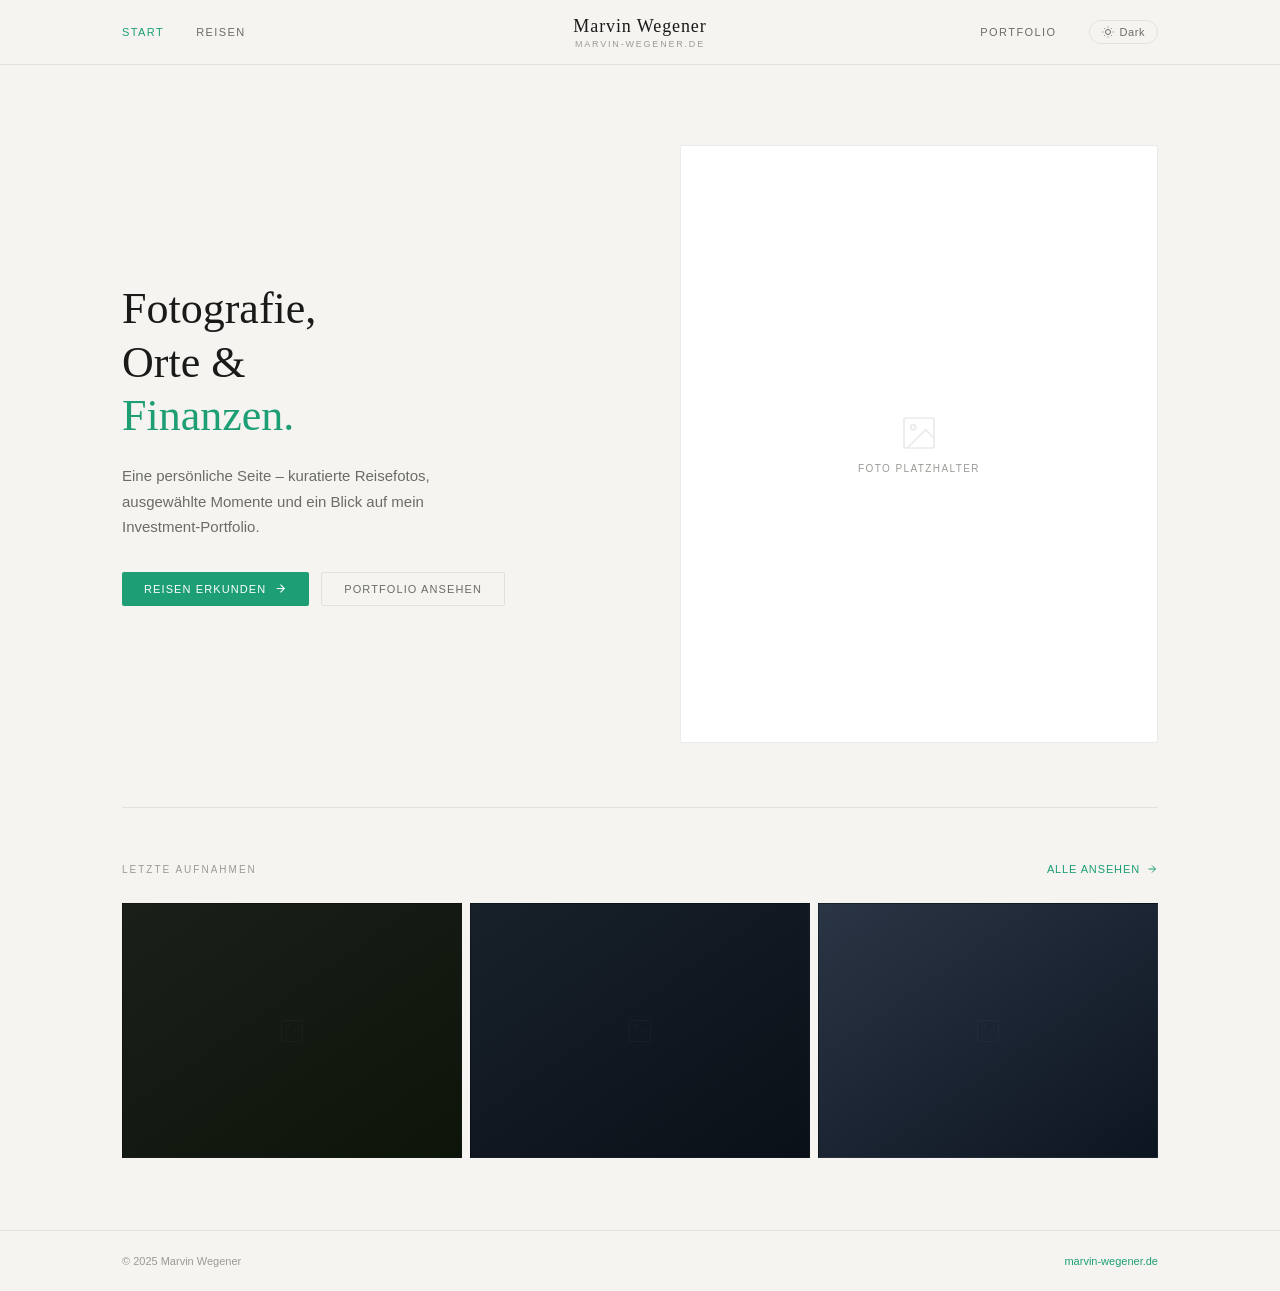
<file: files/index.html>
<!DOCTYPE html>
<html lang="de">
<head>
<meta charset="UTF-8">
<meta name="viewport" content="width=device-width, initial-scale=1.0">
<title>Marvin Wegener</title>
<style>
  :root {
    --bg:#f5f4f0;--surface:#fff;--text:#1a1a18;--text-sec:#6b6b67;
    --text-muted:#9a9a96;--border:rgba(0,0,0,0.08);--teal:#1D9E75;
    --teal-dark:#0F6E56;
    --serif:Georgia,'Times New Roman',serif;
    --sans:-apple-system,BlinkMacSystemFont,'Segoe UI',sans-serif;--t:0.3s ease;
  }
  body.dark{
    --bg:#141412;--surface:#1e1e1c;--text:#e8e7e3;--text-sec:#9a9a96;
    --text-muted:#5f5e5a;--border:rgba(255,255,255,0.08);--teal:#5DCAA5;
    --teal-dark:#9FE1CB;
  }
  *{box-sizing:border-box;margin:0;padding:0;}
  body{background:var(--bg);color:var(--text);font-family:var(--sans);transition:background var(--t),color var(--t);}

  /* ── HEADER ── */
  header{border-bottom:0.5px solid var(--border);background:var(--bg);position:sticky;top:0;z-index:100;transition:background var(--t);}
  .header-inner{display:grid;grid-template-columns:1fr auto 1fr;align-items:center;padding:0 2rem;height:64px;max-width:1100px;margin:0 auto;}
  nav.nav-left{display:flex;gap:2rem;}
  nav.nav-right{display:flex;gap:2rem;justify-content:flex-end;align-items:center;}
  nav a{font-size:11px;letter-spacing:0.13em;text-transform:uppercase;color:var(--text-sec);text-decoration:none;font-weight:500;transition:color var(--t);}
  nav a:hover,nav a.active{color:var(--teal);}
  .logo{text-align:center;}
  .logo h1{font-family:var(--serif);font-size:18px;font-weight:400;letter-spacing:0.05em;color:var(--text);}
  .logo p{font-size:9px;letter-spacing:0.2em;text-transform:uppercase;color:var(--text-muted);margin-top:2px;}
  .toggle-btn{background:none;border:0.5px solid var(--border);border-radius:20px;padding:5px 12px;cursor:pointer;color:var(--text-sec);font-size:11px;font-family:var(--sans);letter-spacing:0.05em;display:flex;align-items:center;gap:6px;transition:all var(--t);}
  .toggle-btn:hover{border-color:var(--teal);color:var(--teal);}

  /* ── HERO ── */
  main{max-width:1100px;margin:0 auto;padding:0 2rem;}
  .hero{
    padding:80px 0 64px;
    display:grid;
    grid-template-columns:1fr 1fr;
    gap:80px;
    align-items:center;
  }
  @media(max-width:700px){.hero{grid-template-columns:1fr;gap:40px;padding:48px 0;}}
  .hero-text h2{
    font-family:var(--serif);font-size:44px;font-weight:400;
    line-height:1.22;color:var(--text);margin-bottom:20px;
  }
  .hero-text h2 .accent{color:var(--teal);}
  .hero-text p{
    font-size:15px;color:var(--text-sec);line-height:1.7;
    margin-bottom:32px;max-width:380px;
  }
  .hero-actions{display:flex;gap:12px;flex-wrap:wrap;}
  .btn-primary{
    background:var(--teal);color:#fff;border:none;
    padding:10px 22px;border-radius:2px;
    font-size:11px;letter-spacing:0.1em;text-transform:uppercase;
    cursor:pointer;font-family:var(--sans);font-weight:500;
    text-decoration:none;display:inline-flex;align-items:center;gap:8px;
    transition:opacity 0.2s;
  }
  .btn-primary:hover{opacity:0.85;}
  .btn-secondary{
    background:transparent;color:var(--text-sec);
    border:0.5px solid var(--border);
    padding:10px 22px;border-radius:2px;
    font-size:11px;letter-spacing:0.1em;text-transform:uppercase;
    cursor:pointer;font-family:var(--sans);font-weight:500;
    text-decoration:none;display:inline-flex;align-items:center;gap:8px;
    transition:all 0.2s;
  }
  .btn-secondary:hover{border-color:var(--teal);color:var(--teal);}

  /* Hero Foto */
  .hero-image{
    aspect-ratio:4/5;
    background:var(--surface);
    border:0.5px solid var(--border);
    border-radius:2px;
    display:flex;align-items:center;justify-content:center;
    flex-direction:column;gap:10px;
    color:var(--text-muted);
    font-size:10px;letter-spacing:0.14em;text-transform:uppercase;
    transition:background var(--t),border-color var(--t);
  }
  .hero-image svg{opacity:0.2;}

  /* ── DIVIDER ── */
  .divider{height:0.5px;background:var(--border);}

  /* ── PREVIEW SEKTION ── */
  .preview-section{padding:56px 0 72px;}
  .preview-header{
    display:flex;justify-content:space-between;align-items:baseline;
    margin-bottom:28px;
  }
  .section-label{font-size:10px;letter-spacing:0.2em;text-transform:uppercase;color:var(--text-muted);}
  .preview-link{
    font-size:11px;letter-spacing:0.08em;text-transform:uppercase;
    color:var(--teal);text-decoration:none;
    display:inline-flex;align-items:center;gap:6px;
    transition:opacity 0.2s;
  }
  .preview-link:hover{opacity:0.7;}
  .preview-link svg{transition:transform 0.2s;}
  .preview-link:hover svg{transform:translateX(3px);}

  /* Preview Grid */
  .preview-grid{
    display:grid;
    grid-template-columns:repeat(3,1fr);
    gap:8px;
  }
  @media(max-width:600px){.preview-grid{grid-template-columns:1fr 1fr;}}
  .preview-card{
    position:relative;overflow:hidden;cursor:pointer;
    background:var(--surface);border:0.5px solid var(--border);
    aspect-ratio:4/3;
    display:flex;align-items:center;justify-content:center;
    flex-direction:column;gap:8px;
    color:var(--text-muted);font-size:10px;letter-spacing:0.1em;text-transform:uppercase;
    transition:border-color var(--t),background var(--t);
    text-decoration:none;
  }
  .preview-card:hover{border-color:transparent;background:var(--bg);}
  .preview-card svg{opacity:0.15;}
  .preview-card .card-loc{
    position:absolute;bottom:0;left:0;right:0;
    padding:10px 12px;
    background:linear-gradient(transparent,rgba(0,0,0,0.45));
    opacity:0;transition:opacity 0.25s;
    display:flex;justify-content:space-between;
    font-size:10px;letter-spacing:0.08em;text-transform:uppercase;
  }
  .preview-card:hover .card-loc{opacity:1;}
  .card-loc-name{color:rgba(255,255,255,0.9);}
  .card-loc-year{color:rgba(255,255,255,0.45);}

  /* ── FOOTER ── */
  .footer-wrap{border-top:0.5px solid var(--border);}
  footer{
    padding:24px 2rem;display:flex;justify-content:space-between;
    max-width:1100px;margin:0 auto;font-size:11px;color:var(--text-muted);
  }
</style>
</head>
<body>

<header>
  <div class="header-inner">
    <nav class="nav-left">
      <a href="index.html" class="active">Start</a>
      <a href="reisen.html">Reisen</a>
    </nav>
    <div class="logo">
      <h1>Marvin Wegener</h1>
      <p>marvin-wegener.de</p>
    </div>
    <nav class="nav-right">
      <a href="portfolio.html">Portfolio</a>
      <button class="toggle-btn" onclick="toggleDark()">
        <svg width="12" height="12" viewBox="0 0 24 24" fill="none" stroke="currentColor" stroke-width="2"><circle cx="12" cy="12" r="5"/><path d="M12 1v2M12 21v2M4.22 4.22l1.42 1.42M18.36 18.36l1.42 1.42M1 12h2M21 12h2M4.22 19.78l1.42-1.42M18.36 5.64l1.42-1.42"/></svg>
        <span id="lbl">Dark</span>
      </button>
    </nav>
  </div>
</header>

<main>
  <!-- HERO -->
  <div class="hero">
    <div class="hero-text">
      <h2>Fotografie,<br>Orte &<br><span class="accent">Finanzen.</span></h2>
      <p>Eine persönliche Seite – kuratierte Reisefotos, ausgewählte Momente und ein Blick auf mein Investment-Portfolio.</p>
      <div class="hero-actions">
        <a href="reisen.html" class="btn-primary">
          Reisen erkunden
          <svg width="13" height="13" viewBox="0 0 24 24" fill="none" stroke="currentColor" stroke-width="2"><path d="M5 12h14M12 5l7 7-7 7"/></svg>
        </a>
        <a href="portfolio.html" class="btn-secondary">
          Portfolio ansehen
        </a>
      </div>
    </div>
    <div class="hero-image">
      <svg width="40" height="40" viewBox="0 0 24 24" fill="none" stroke="currentColor" stroke-width="1"><rect x="3" y="3" width="18" height="18" rx="1"/><circle cx="8.5" cy="8.5" r="1.5"/><path d="M21 15l-5-5L5 21"/></svg>
      Foto Platzhalter
    </div>
  </div>

  <div class="divider"></div>

  <!-- PREVIEW -->
  <div class="preview-section">
    <div class="preview-header">
      <span class="section-label">Letzte Aufnahmen</span>
      <a href="reisen.html" class="preview-link">
        Alle ansehen
        <svg width="12" height="12" viewBox="0 0 24 24" fill="none" stroke="currentColor" stroke-width="2"><path d="M5 12h14M12 5l7 7-7 7"/></svg>
      </a>
    </div>
    <div class="preview-grid">
      <a href="reisen.html" class="preview-card" style="background:linear-gradient(145deg,#1a2018,#0d140a);">
        <svg width="28" height="28" viewBox="0 0 24 24" fill="none" stroke="rgba(255,255,255,0.2)" stroke-width="0.8"><rect x="3" y="3" width="18" height="18" rx="1"/><circle cx="8.5" cy="8.5" r="1.5"/><path d="M21 15l-5-5L5 21"/></svg>
        <div class="card-loc">
          <span class="card-loc-name">Kyoto</span>
          <span class="card-loc-year">2023</span>
        </div>
      </a>
      <a href="reisen.html" class="preview-card" style="background:linear-gradient(145deg,#18202a,#0a1018);">
        <svg width="28" height="28" viewBox="0 0 24 24" fill="none" stroke="rgba(255,255,255,0.2)" stroke-width="0.8"><rect x="3" y="3" width="18" height="18" rx="1"/><circle cx="8.5" cy="8.5" r="1.5"/><path d="M21 15l-5-5L5 21"/></svg>
        <div class="card-loc">
          <span class="card-loc-name">Dolomiten</span>
          <span class="card-loc-year">2024</span>
        </div>
      </a>
      <a href="reisen.html" class="preview-card" style="background:linear-gradient(145deg,#2a3545,#0d1520);">
        <svg width="28" height="28" viewBox="0 0 24 24" fill="none" stroke="rgba(255,255,255,0.2)" stroke-width="0.8"><rect x="3" y="3" width="18" height="18" rx="1"/><circle cx="8.5" cy="8.5" r="1.5"/><path d="M21 15l-5-5L5 21"/></svg>
        <div class="card-loc">
          <span class="card-loc-name">Lissabon</span>
          <span class="card-loc-year">2022</span>
        </div>
      </a>
    </div>
  </div>
</main>

<div class="footer-wrap">
  <footer>
    <span>© 2025 Marvin Wegener</span>
    <span style="color:var(--teal)">marvin-wegener.de</span>
  </footer>
</div>

<script>
let dark = localStorage.getItem('mw-dark') === '1';
function applyDark() {
  document.body.classList.toggle('dark', dark);
  document.getElementById('lbl').textContent = dark ? 'Hell' : 'Dark';
}
function toggleDark() {
  dark = !dark;
  localStorage.setItem('mw-dark', dark ? '1' : '0');
  applyDark();
}
applyDark();
</script>
</body>
</html>
</file>
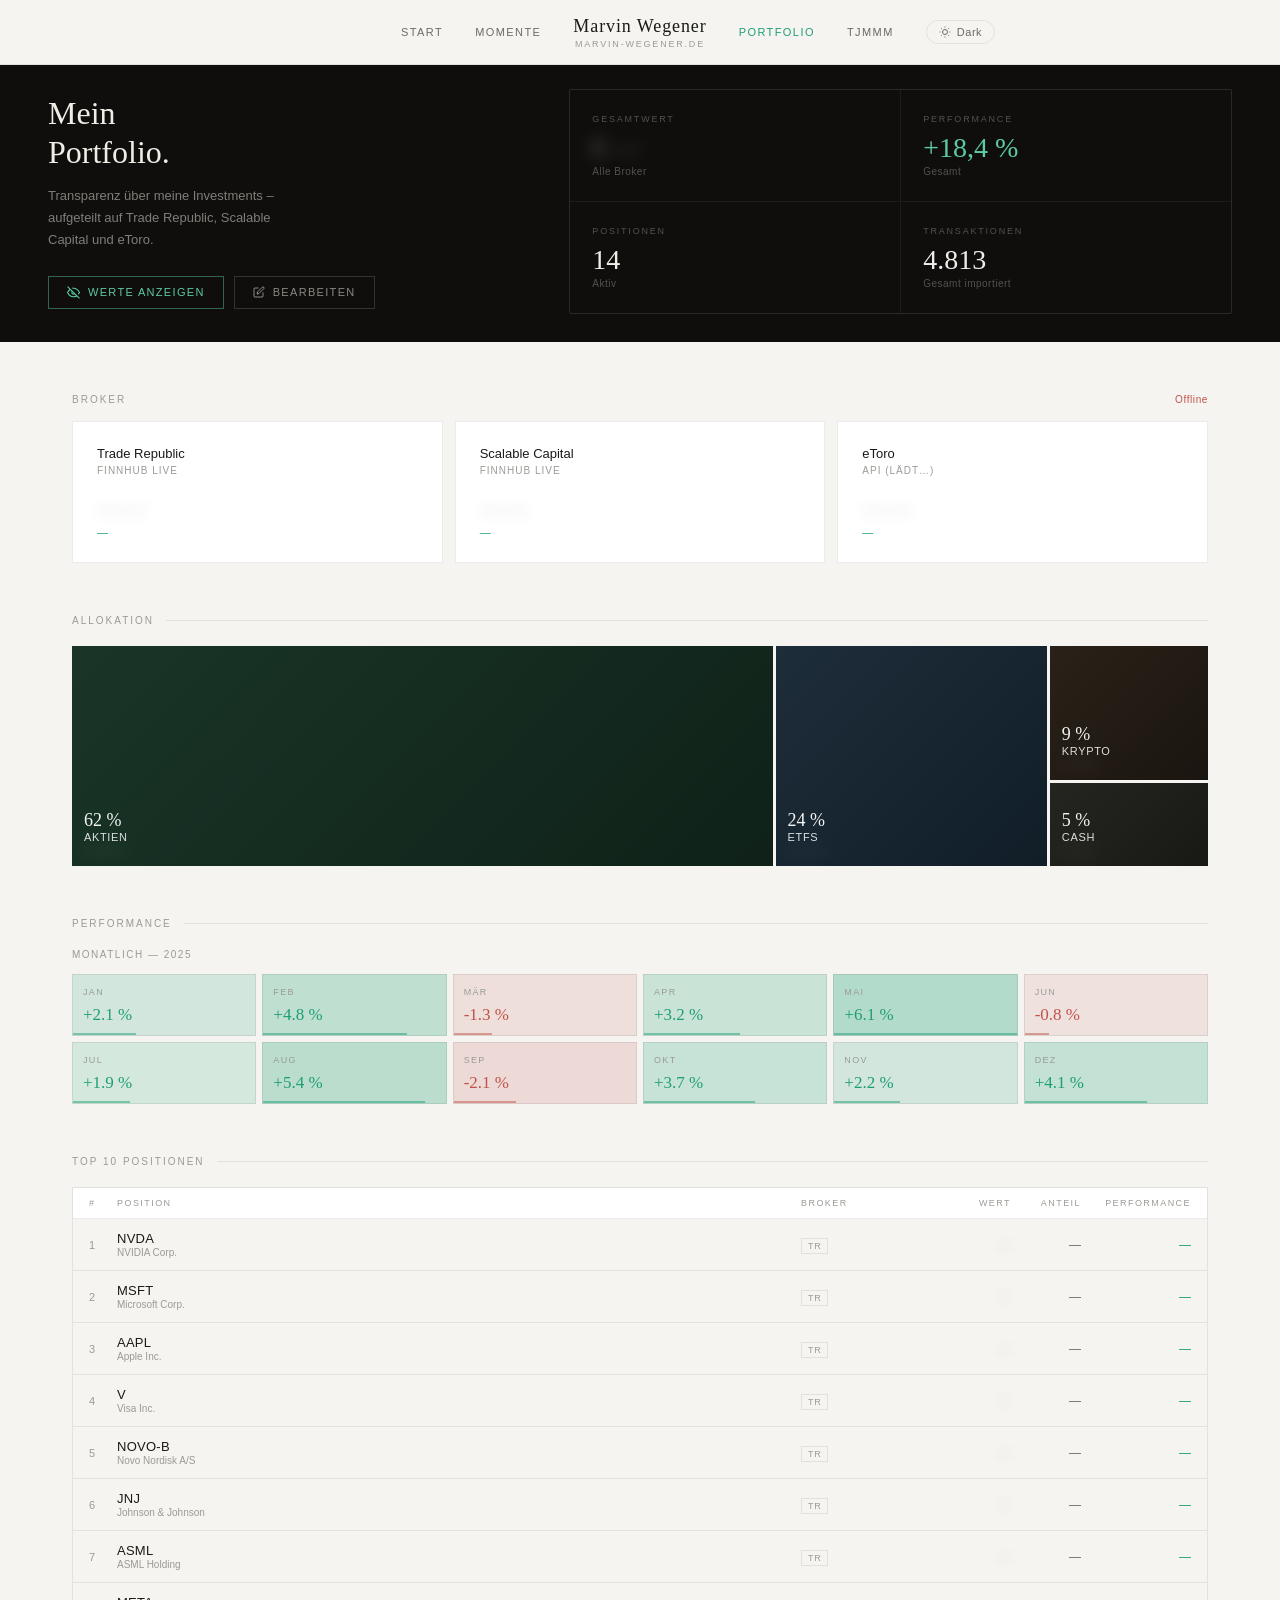
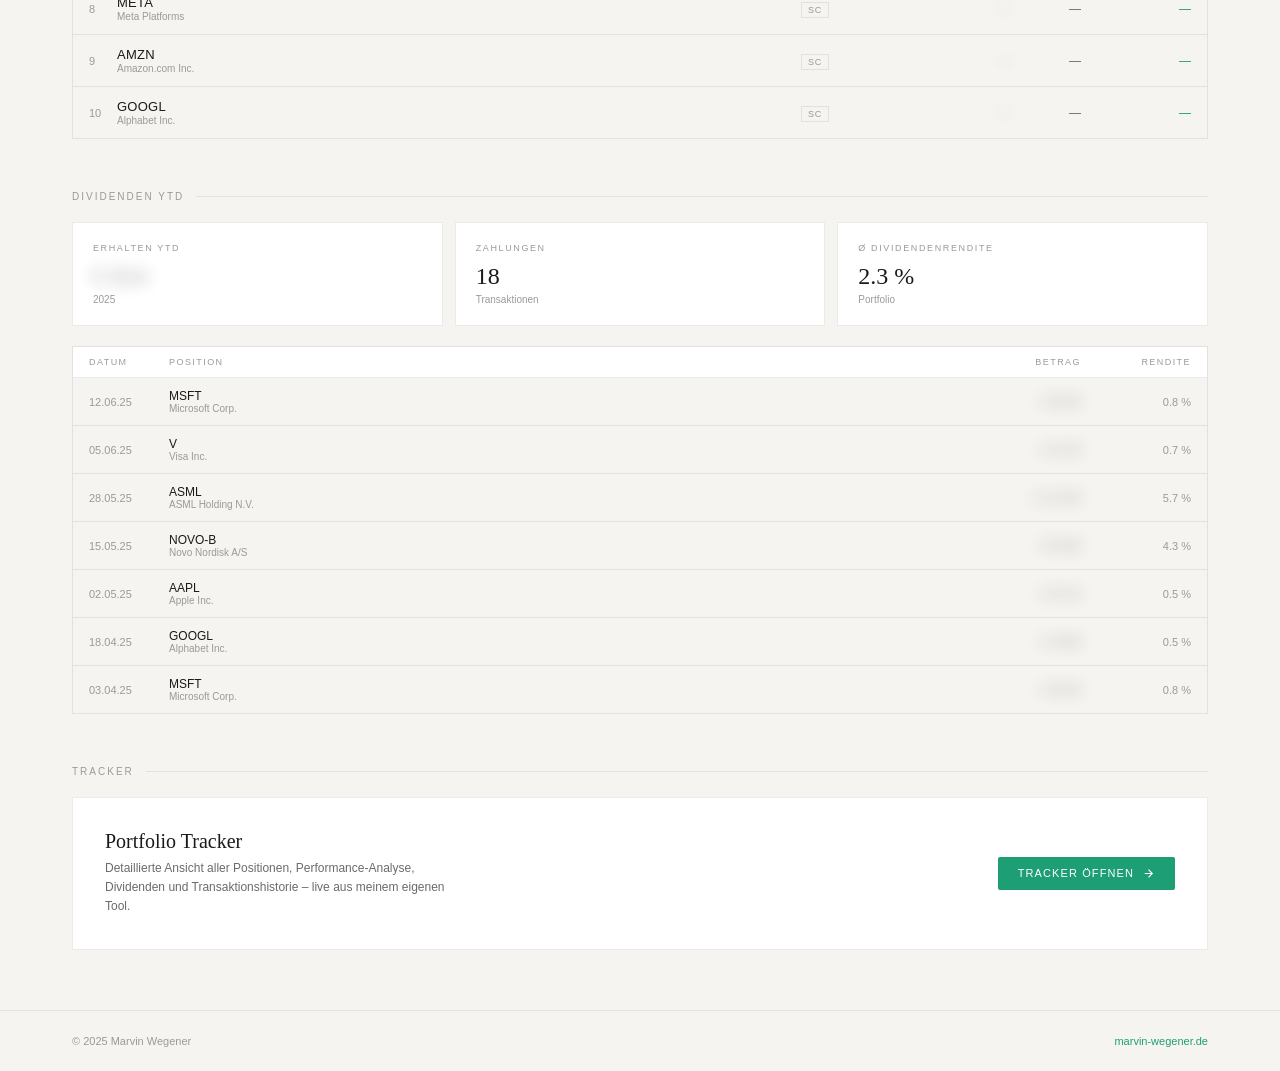
<file: portfolio.html>
<!DOCTYPE html>
<html lang="de">
<head>
  <meta charset="UTF-8">
  <meta name="viewport" content="width=device-width, initial-scale=1.0">
  <title>Portfolio — Marvin Wegener</title>
  <link rel="stylesheet" href="css/style.css">
  <style>
    /* ── HERO (dunkler Bereich, unabhängig vom Dark Mode) ── */
    .hero-wrap { background: #0f0e0c; padding: 24px 48px 28px; }
    .hero {
      display: grid;
      grid-template-columns: 1fr 1.4fr;
      gap: 48px;
      align-items: center;
      max-width: 1200px;
      margin: 0 auto;
    }
    .hero-text h2 {
      font-family: var(--serif);
      font-size: 32px;
      font-weight: 400;
      line-height: 1.2;
      color: #f0ede6;
      margin-bottom: 14px;
    }
    .hero-text p {
      font-size: 13px;
      color: rgba(240,237,230,0.5);
      line-height: 1.7;
      margin-bottom: 24px;
      max-width: 260px;
    }

    /* Privacy-Button */
    .privacy-btn {
      display: inline-flex;
      align-items: center;
      gap: 8px;
      border: 0.5px solid rgba(93,202,165,0.45);
      color: #5DCAA5;
      padding: 9px 18px;
      font-size: 11px;
      letter-spacing: 0.12em;
      text-transform: uppercase;
      font-family: var(--sans);
      font-weight: 500;
      cursor: pointer;
      background: none;
      transition: all 0.25s ease;
    }
    .privacy-btn:hover          { background: rgba(93,202,165,0.07); border-color: #5DCAA5; }
    .privacy-btn.unlocked       { border-color: rgba(93,202,165,0.7); background: rgba(93,202,165,0.1); }

    /* Hero KPI-Karten */
    .hero-stats {
      display: grid;
      grid-template-columns: 1fr 1fr;
      gap: 1px;
      background: rgba(255,255,255,0.06);
      border: 0.5px solid rgba(255,255,255,0.06);
      border-radius: 2px;
      overflow: hidden;
    }
    .stat-card    { background: #0f0e0c; padding: 24px 22px; transition: background 0.2s; }
    .stat-card:hover { background: #161513; }
    .stat-label   { font-size: 9px; letter-spacing: 0.2em; text-transform: uppercase; color: rgba(240,237,230,0.3); margin-bottom: 10px; }
    .stat-value   { font-family: var(--serif); font-size: 28px; font-weight: 400; color: #f0ede6; line-height: 1; margin-bottom: 4px; }
    .stat-value.positive { color: #5DCAA5; }
    .stat-sub     { font-size: 10px; color: rgba(240,237,230,0.3); letter-spacing: 0.05em; }

    /* ── PRIVACY: geschwärzte Werte ── */
    .private-val {
      display: inline-block;
      transition: filter 0.3s ease, opacity 0.3s ease;
    }
    body:not(.values-visible) .private-val {
      filter: blur(8px);
      opacity: 0.4;
      user-select: none;
      pointer-events: none;
    }
    body.values-visible .private-val {
      filter: none;
      opacity: 1;
    }

    /* PIN Modal CSS liegt in css/style.css (geteilt mit momente.html) */

    /* ── CONTENT ── */
    .content { max-width: 1200px; margin: 0 auto; padding: 52px 2rem 60px; }

    /* Broker-Kacheln */
    .broker-grid {
      display: grid;
      grid-template-columns: repeat(3, 1fr);
      gap: 12px;
      margin-bottom: 52px;
      cursor: pointer;
    }
    @media (max-width: 700px) { .broker-grid { grid-template-columns: 1fr; } }
    .broker-card {
      border: 0.5px solid var(--border);
      padding: 24px;
      background: var(--surface);
      transition: border-color var(--t), background var(--t);
    }
    .broker-card:hover { border-color: var(--teal); }
    .broker-name  { font-size: 13px; font-weight: 500; color: var(--text); margin-bottom: 4px; }
    .broker-type  { font-size: 10px; letter-spacing: 0.1em; text-transform: uppercase; color: var(--text-muted); margin-bottom: 20px; }
    .broker-value { font-family: var(--serif); font-size: 22px; font-weight: 400; color: var(--text); margin-bottom: 4px; }
    .broker-perf  { font-size: 11px; font-weight: 500; }
    .broker-perf.pos { color: var(--teal); }
    .broker-perf.neg { color: #c0524a; }

    /* ── TREEMAP ── */
    .alloc-section { margin-bottom: 52px; }
    .treemap {
      width: 100%;
      height: 220px;
      display: flex;
      gap: 3px;
      overflow: hidden;
    }
    .tm-col  { display: flex; flex-direction: column; gap: 3px; }
    .tm-cell {
      position: relative;
      overflow: hidden;
      cursor: default;
      display: flex;
      align-items: flex-end;
      padding: 10px 12px;
      transition: filter 0.2s;
      flex-shrink: 0;
    }
    .tm-cell:hover { filter: brightness(1.12); }
    .tm-cell-inner { position: relative; z-index: 1; }
    .tm-name { font-size: 11px; letter-spacing: 0.06em; text-transform: uppercase; color: rgba(255,255,255,0.85); font-weight: 500; display: block; }
    .tm-pct  { font-family: var(--serif); font-size: 18px; color: rgba(255,255,255,0.95); display: block; line-height: 1.1; }
    .tm-val  { font-size: 10px; color: rgba(255,255,255,0.45); display: block; margin-top: 2px; }

    .tm-aktien { background: linear-gradient(135deg, #1a3528, #0f2118); }
    .tm-etf    { background: linear-gradient(135deg, #1e2d3a, #111e28); }
    .tm-krypto { background: linear-gradient(135deg, #2a2218, #1a1510); }
    .tm-cash   { background: linear-gradient(135deg, #252520, #181815); }

    /* ── MONATS-HEATMAP ── */
    .heatmap-section { margin-bottom: 52px; }
    .heatmap-block   { margin-bottom: 36px; }
    .heatmap-sub     { font-size: 10px; letter-spacing: 0.15em; text-transform: uppercase; color: var(--text-muted); margin-bottom: 14px; }

    .month-heatmap {
      display: grid;
      grid-template-columns: repeat(6, 1fr);
      gap: 6px;
    }
    @media (max-width: 600px) { .month-heatmap { grid-template-columns: repeat(4, 1fr); } }
    .month-cell {
      position: relative;
      padding: 12px 10px 10px;
      border: 0.5px solid var(--border);
      cursor: default;
      transition: border-color 0.2s;
    }
    .month-cell:hover { border-color: var(--teal); }
    .month-name { font-size: 9px; letter-spacing: 0.15em; text-transform: uppercase; color: var(--text-muted); margin-bottom: 8px; display: block; }
    .month-perf { font-family: var(--serif); font-size: 17px; font-weight: 400; }
    .month-perf.pos  { color: var(--teal); }
    .month-perf.neg  { color: #c0524a; }
    .month-perf.flat { color: var(--text-muted); }
    .month-bar  { position: absolute; bottom: 0; left: 0; right: 0; height: 2px; }

    /* ── TOP 10 POSITIONEN ── */
    .positions-wrap { margin-bottom: 52px; border: 0.5px solid var(--border); overflow-x: auto; }
    .pos-header {
      display: grid;
      grid-template-columns: 28px 1fr 100px 110px 70px 110px;
      padding: 10px 16px;
      border-bottom: 0.5px solid var(--border);
      background: var(--surface);
      min-width: 560px;
    }
    .pos-header span {
      font-size: 9px;
      letter-spacing: 0.16em;
      text-transform: uppercase;
      color: var(--text-muted);
      font-weight: 500;
    }
    .pos-header .pos-val,
    .pos-header .pos-share,
    .pos-header .pos-perf { text-align: right; }

    .pos-row {
      display: grid;
      grid-template-columns: 28px 1fr 100px 110px 70px 110px;
      padding: 12px 16px;
      border-bottom: 0.5px solid var(--border);
      align-items: center;
      transition: background var(--t);
      min-width: 560px;
    }
    .pos-row:last-child { border-bottom: none; }
    .pos-row:hover      { background: var(--surface); }

    .pos-rank       { font-size: 11px; color: var(--text-muted); font-variant-numeric: tabular-nums; }
    .pos-ticker     { font-size: 13px; font-weight: 500; color: var(--text); letter-spacing: 0.02em; }
    .pos-company    { font-size: 10px; color: var(--text-muted); margin-top: 1px; }
    .pos-broker-tag {
      font-size: 9px;
      letter-spacing: 0.08em;
      text-transform: uppercase;
      color: var(--text-muted);
      border: 0.5px solid var(--border);
      padding: 2px 6px;
      display: inline-block;
    }
    .pos-value     { font-size: 13px; color: var(--text); text-align: right; font-variant-numeric: tabular-nums; }
    .pos-share-val { font-size: 12px; color: var(--text-sec); text-align: right; }
    .pos-perf-val  { font-size: 12px; font-weight: 500; text-align: right; }
    .pos-perf-val.pos { color: var(--teal); }
    .pos-perf-val.neg { color: #c0524a; }

    /* ── DIVIDENDEN ── */
    .div-summary {
      display: grid;
      grid-template-columns: repeat(3, 1fr);
      gap: 12px;
      margin-bottom: 20px;
    }
    @media (max-width: 600px) { .div-summary { grid-template-columns: 1fr 1fr; } }
    .div-card {
      border: 0.5px solid var(--border);
      padding: 20px;
      background: var(--surface);
      transition: border-color var(--t);
    }
    .div-card:hover        { border-color: var(--teal); }
    .div-card-label        { font-size: 9px; letter-spacing: 0.18em; text-transform: uppercase; color: var(--text-muted); margin-bottom: 10px; }
    .div-card-val          { font-family: var(--serif); font-size: 24px; font-weight: 400; color: var(--text); }
    .div-card-sub          { font-size: 10px; color: var(--text-muted); margin-top: 4px; }

    .div-list              { border: 0.5px solid var(--border); margin-bottom: 52px; overflow-x: auto; }
    .div-list-header {
      display: grid;
      grid-template-columns: 80px 1fr 100px 110px;
      padding: 10px 16px;
      border-bottom: 0.5px solid var(--border);
      background: var(--surface);
      min-width: 400px;
    }
    .div-list-header span  { font-size: 9px; letter-spacing: 0.16em; text-transform: uppercase; color: var(--text-muted); }
    .div-list-header span:nth-child(3),
    .div-list-header span:nth-child(4) { text-align: right; }
    .div-row {
      display: grid;
      grid-template-columns: 80px 1fr 100px 110px;
      padding: 11px 16px;
      border-bottom: 0.5px solid var(--border);
      align-items: center;
      transition: background var(--t);
      min-width: 400px;
    }
    .div-row:last-child { border-bottom: none; }
    .div-row:hover      { background: var(--surface); }
    .div-date    { font-size: 11px; color: var(--text-muted); font-variant-numeric: tabular-nums; }
    .div-ticker  { font-size: 12px; font-weight: 500; color: var(--text); }
    .div-company { font-size: 10px; color: var(--text-muted); }
    .div-amount  { font-size: 12px; color: var(--text); text-align: right; font-variant-numeric: tabular-nums; }
    .div-yield   { font-size: 11px; color: var(--text-muted); text-align: right; }

    /* Tracker */
    .tracker-box {
      border: 0.5px solid var(--border);
      padding: 32px;
      display: flex;
      justify-content: space-between;
      align-items: center;
      background: var(--surface);
      transition: border-color var(--t);
      gap: 24px;
    }
    .tracker-box:hover { border-color: var(--teal); }
    .tracker-info h3   { font-family: var(--serif); font-size: 20px; font-weight: 400; margin-bottom: 6px; }
    .tracker-info p    { font-size: 12px; color: var(--text-sec); line-height: 1.6; max-width: 360px; }
    .tracker-link {
      display: inline-flex;
      align-items: center;
      gap: 8px;
      background: var(--teal);
      color: #fff;
      padding: 10px 20px;
      border-radius: 2px;
      font-size: 11px;
      letter-spacing: 0.1em;
      text-transform: uppercase;
      font-family: var(--sans);
      font-weight: 500;
      text-decoration: none;
      white-space: nowrap;
      transition: opacity 0.2s;
      flex-shrink: 0;
    }
    .tracker-link:hover { opacity: 0.85; }

    /* ── HERO BUTTONS ── */
    .hero-btns { display: flex; flex-wrap: wrap; gap: 10px; }

    .manage-btn {
      display: inline-flex;
      align-items: center;
      gap: 8px;
      border: 0.5px solid rgba(255,255,255,0.15);
      color: rgba(240,237,230,0.55);
      padding: 9px 18px;
      font-size: 11px;
      letter-spacing: 0.12em;
      text-transform: uppercase;
      font-family: var(--sans);
      font-weight: 500;
      cursor: pointer;
      background: none;
      transition: all 0.25s ease;
    }
    .manage-btn:hover {
      background: rgba(255,255,255,0.05);
      border-color: rgba(255,255,255,0.3);
      color: rgba(240,237,230,0.9);
    }

    /* ── PORTFOLIO BEARBEITEN MODAL ── */
    .manage-overlay {
      position: fixed; inset: 0;
      background: rgba(0,0,0,0.75);
      backdrop-filter: blur(6px);
      z-index: 300;
      display: flex; align-items: center; justify-content: center;
      padding: 24px;
      opacity: 0; pointer-events: none;
      transition: opacity 0.25s ease;
    }
    .manage-overlay.visible { opacity: 1; pointer-events: all; }

    .manage-modal {
      background: var(--bg);
      border: 0.5px solid var(--border);
      width: 100%; max-width: 760px;
      max-height: 90vh;
      overflow: hidden;
      display: flex; flex-direction: column;
    }

    .manage-header {
      display: flex; justify-content: space-between; align-items: flex-start;
      padding: 24px 28px 20px;
      border-bottom: 0.5px solid var(--border);
      flex-shrink: 0;
    }
    .manage-title    { font-family: var(--serif); font-size: 20px; font-weight: 400; margin-bottom: 3px; }
    .manage-subtitle { font-size: 11px; letter-spacing: 0.1em; text-transform: uppercase; color: var(--text-muted); }

    .manage-tabs {
      display: flex;
      border-bottom: 0.5px solid var(--border);
      padding: 0 28px;
      flex-shrink: 0;
    }
    .manage-tab {
      background: none; border: none;
      border-bottom: 1.5px solid transparent;
      padding: 12px 0; margin-right: 24px;
      font-size: 11px; letter-spacing: 0.1em; text-transform: uppercase;
      color: var(--text-muted); cursor: pointer; font-family: var(--sans);
      transition: all 0.2s; margin-bottom: -0.5px;
    }
    .manage-tab:hover  { color: var(--text); }
    .manage-tab.active { color: var(--teal); border-bottom-color: var(--teal); }

    .manage-body { overflow-y: auto; flex: 1; padding: 24px 28px; }

    .manage-overview { display: grid; grid-template-columns: 1fr 1fr; gap: 12px; margin-bottom: 28px; }
    .manage-field    { display: flex; flex-direction: column; gap: 6px; }
    .manage-label    { font-size: 9px; letter-spacing: 0.18em; text-transform: uppercase; color: var(--text-muted); }
    .manage-input {
      background: var(--surface); border: 0.5px solid var(--border);
      padding: 10px 12px; font-size: 13px; color: var(--text);
      font-family: var(--sans); width: 100%; transition: border-color 0.2s;
    }
    .manage-input:focus { outline: none; border-color: var(--teal); }

    .manage-pos-header {
      display: grid; grid-template-columns: 1.2fr 1fr 68px 88px 96px auto;
      gap: 6px; padding: 8px 0; border-bottom: 0.5px solid var(--border); margin-bottom: 4px;
    }
    .manage-pos-header span { font-size: 9px; letter-spacing: 0.14em; text-transform: uppercase; color: var(--text-muted); }

    .manage-pos-row {
      display: grid; grid-template-columns: 1.2fr 1fr 68px 88px 96px auto;
      gap: 6px; align-items: center;
    }
    .manage-pos-wrap { margin-bottom: 4px; }
    .mp-ticker-wrap { display: flex; gap: 4px; align-items: center; min-width: 0; }
    .mp-ticker-wrap .manage-pos-input { flex: 1; min-width: 0; }
    .mp-actions { display: flex; gap: 4px; align-items: center; }
    .mp-lookup {
      background: none; border: 0.5px solid var(--border);
      color: var(--text-muted); cursor: pointer;
      width: 26px; height: 28px; flex-shrink: 0;
      font-size: 12px; display: flex; align-items: center; justify-content: center;
      transition: all 0.15s;
    }
    .mp-lookup:hover { border-color: var(--teal); color: var(--teal); }
    .mp-lookup:disabled { opacity: 0.5; cursor: default; }
    .mp-sell-btn {
      background: none; border: 0.5px solid var(--border);
      color: var(--text-muted); cursor: pointer;
      height: 28px; padding: 0 8px; flex-shrink: 0;
      font-size: 10px; letter-spacing: 0.05em; white-space: nowrap;
      transition: all 0.15s;
    }
    .mp-sell-btn:hover { border-color: #c0524a; color: #c0524a; }
    .manage-pos-delete {
      background: none; border: 0.5px solid var(--border);
      color: var(--text-muted); cursor: pointer;
      width: 28px; height: 28px; display: flex; align-items: center; justify-content: center;
      font-size: 14px; transition: all 0.15s; flex-shrink: 0;
    }
    .manage-pos-delete:hover { border-color: #c0524a; color: #c0524a; }
    .manage-pos-input {
      background: var(--surface); border: 0.5px solid var(--border);
      padding: 7px 8px; font-size: 12px; color: var(--text);
      font-family: var(--sans); width: 100%; transition: border-color 0.2s;
    }
    .manage-pos-input:focus { outline: none; border-color: var(--teal); }
    .manage-pos-input[type="number"] { -moz-appearance: textfield; }
    .manage-pos-input[type="number"]::-webkit-outer-spin-button,
    .manage-pos-input[type="number"]::-webkit-inner-spin-button { -webkit-appearance: none; }
    .manage-pos-input[type="date"] { cursor: pointer; }

    /* Inline-Sell-Form */
    .sell-inline {
      display: none; align-items: center; gap: 8px;
      padding: 8px 10px; margin-top: 3px;
      background: rgba(192,82,74,0.06); border: 0.5px solid rgba(192,82,74,0.25);
      flex-wrap: wrap;
    }
    .sell-inline-label { font-size: 10px; letter-spacing: 0.1em; text-transform: uppercase; color: #c0524a; flex-shrink: 0; }
    .sell-inline .manage-pos-input { width: 90px; flex-shrink: 0; }
    .mp-sell-confirm {
      background: rgba(29,158,117,0.15); border: 0.5px solid var(--teal);
      color: var(--teal); cursor: pointer; padding: 5px 12px;
      font-size: 11px; font-family: var(--sans); transition: all 0.15s; white-space: nowrap;
    }
    .mp-sell-confirm:hover { background: rgba(29,158,117,0.3); }
    .mp-sell-cancel {
      background: none; border: 0.5px solid var(--border);
      color: var(--text-muted); cursor: pointer; padding: 5px 10px;
      font-size: 11px; font-family: var(--sans); transition: all 0.15s;
    }
    .mp-sell-cancel:hover { border-color: var(--text); color: var(--text); }

    /* Cash-Zeile im Manage Modal */
    .manage-cash-row {
      display: flex; align-items: center; gap: 12px;
      padding: 10px 14px; margin-bottom: 16px;
      background: rgba(93,202,165,0.07); border: 0.5px solid rgba(93,202,165,0.3);
    }
    .manage-cash-row .manage-label { flex: 1; }
    .manage-cash-val { font-family: var(--serif); font-size: 16px; color: var(--teal); }
    .manage-cash-clear {
      background: none; border: 0.5px solid var(--border); color: var(--text-muted);
      cursor: pointer; width: 24px; height: 24px; font-size: 12px; transition: all 0.15s;
    }
    .manage-cash-clear:hover { border-color: #c0524a; color: #c0524a; }

    /* Broker-Card Cash-Zeile */
    .broker-cash {
      font-size: 10px; color: var(--teal); margin-top: 4px; letter-spacing: 0.03em;
    }

    .manage-add-btn {
      margin-top: 10px; background: none;
      border: 0.5px dashed var(--border); color: var(--text-muted);
      cursor: pointer; padding: 10px; width: 100%;
      font-size: 11px; letter-spacing: 0.1em; text-transform: uppercase;
      font-family: var(--sans); transition: all 0.2s;
    }
    .manage-add-btn:hover { border-color: var(--teal); color: var(--teal); }

    .manage-footer {
      padding: 16px 28px; border-top: 0.5px solid var(--border);
      display: flex; justify-content: flex-end; flex-shrink: 0;
    }
    .manage-save {
      background: var(--teal); color: #fff; border: none;
      padding: 10px 28px; border-radius: 2px;
      font-size: 11px; letter-spacing: 0.1em; text-transform: uppercase;
      font-family: var(--sans); font-weight: 500; cursor: pointer; transition: opacity 0.2s;
    }
    .manage-save:hover { opacity: 0.85; }

    /* ── BROKER DETAIL MODAL ── */
    .broker-modal-overlay {
      position: fixed;
      inset: 0;
      background: rgba(0,0,0,0.75);
      backdrop-filter: blur(6px);
      z-index: 300;
      display: flex;
      align-items: center;
      justify-content: center;
      padding: 24px;
      opacity: 0;
      pointer-events: none;
      transition: opacity 0.25s ease;
    }
    .broker-modal-overlay.visible { opacity: 1; pointer-events: all; }

    .broker-modal {
      background: var(--bg);
      border: 0.5px solid var(--border);
      width: 100%;
      max-width: 900px;
      max-height: 90vh;
      overflow-y: auto;
      position: relative;
    }

    .bm-header {
      display: flex;
      justify-content: space-between;
      align-items: flex-start;
      padding: 28px 32px 24px;
      border-bottom: 0.5px solid var(--border);
      position: sticky;
      top: 0;
      background: var(--bg);
      z-index: 10;
    }
    .bm-title    { font-family: var(--serif); font-size: 24px; font-weight: 400; margin-bottom: 4px; }
    .bm-subtitle { font-size: 11px; letter-spacing: 0.1em; text-transform: uppercase; color: var(--text-muted); }
    .bm-close {
      background: none;
      border: 0.5px solid var(--border);
      width: 32px; height: 32px;
      cursor: pointer;
      color: var(--text-sec);
      font-size: 18px;
      display: flex;
      align-items: center;
      justify-content: center;
      transition: all 0.15s;
      flex-shrink: 0;
    }
    .bm-close:hover { border-color: var(--text); color: var(--text); }

    .bm-body { padding: 28px 32px; }

    .bm-kpis {
      display: grid;
      grid-template-columns: repeat(4, 1fr);
      gap: 1px;
      background: var(--border);
      border: 0.5px solid var(--border);
      margin-bottom: 32px;
    }
    @media (max-width: 600px) { .bm-kpis { grid-template-columns: repeat(2, 1fr); } }
    .bm-kpi           { background: var(--bg); padding: 16px 18px; }
    .bm-kpi-label     { font-size: 9px; letter-spacing: 0.18em; text-transform: uppercase; color: var(--text-muted); margin-bottom: 8px; }
    .bm-kpi-val       { font-family: var(--serif); font-size: 22px; font-weight: 400; color: var(--text); line-height: 1; }
    .bm-kpi-val.pos   { color: var(--teal); }
    .bm-kpi-val.neg   { color: #c0524a; }
    .bm-kpi-sub       { font-size: 10px; color: var(--text-muted); margin-top: 4px; }

    .bm-chart-wrap    { border: 0.5px solid var(--border); padding: 20px; margin-bottom: 32px; background: var(--surface); }
    .bm-chart-label   { font-size: 9px; letter-spacing: 0.18em; text-transform: uppercase; color: var(--text-muted); margin-bottom: 16px; }
    .bm-chart-svg     { width: 100%; height: 160px; overflow: visible; }

    .bm-highlights    { display: grid; grid-template-columns: 1fr 1fr; gap: 12px; margin-bottom: 32px; }
    .bm-highlight     { border: 0.5px solid var(--border); padding: 18px 20px; background: var(--surface); }
    .bm-hl-tag        { font-size: 9px; letter-spacing: 0.16em; text-transform: uppercase; margin-bottom: 10px; }
    .bm-hl-tag.best   { color: var(--teal); }
    .bm-hl-tag.worst  { color: #c0524a; }
    .bm-hl-ticker     { font-size: 18px; font-family: var(--serif); font-weight: 400; color: var(--text); margin-bottom: 2px; }
    .bm-hl-company    { font-size: 11px; color: var(--text-muted); margin-bottom: 10px; }
    .bm-hl-perf       { font-size: 22px; font-family: var(--serif); font-weight: 400; }
    .bm-hl-perf.pos   { color: var(--teal); }
    .bm-hl-perf.neg   { color: #c0524a; }

    .bm-sectors       { margin-bottom: 32px; }
    .bm-sector-row    { display: grid; grid-template-columns: 140px 1fr 56px; gap: 12px; align-items: center; margin-bottom: 10px; }
    .bm-sector-name   { font-size: 12px; color: var(--text-sec); }
    .bm-sector-track  { height: 2px; background: var(--border); border-radius: 2px; overflow: hidden; }
    .bm-sector-bar    { height: 100%; background: var(--teal); border-radius: 2px; opacity: 0.65; }
    .bm-sector-pct    { font-size: 11px; color: var(--text-muted); text-align: right; }

    .bm-section-label { font-size: 9px; letter-spacing: 0.18em; text-transform: uppercase; color: var(--text-muted); margin-bottom: 16px; display: flex; align-items: center; gap: 10px; }
    .bm-section-label::after { content: ''; flex: 1; height: 0.5px; background: var(--border); }

    .bm-pos-header {
      display: grid;
      grid-template-columns: 1fr 90px 80px 90px;
      padding: 8px 0;
      border-bottom: 0.5px solid var(--border);
      margin-bottom: 4px;
    }
    .bm-pos-header span { font-size: 9px; letter-spacing: 0.14em; text-transform: uppercase; color: var(--text-muted); }
    .bm-pos-header span:nth-child(n+2) { text-align: right; }
    .bm-pos-row {
      display: grid;
      grid-template-columns: 1fr 90px 80px 90px;
      padding: 10px 0;
      border-bottom: 0.5px solid var(--border);
      align-items: center;
    }
    .bm-pos-row:last-child { border-bottom: none; }
    .bm-pos-ticker  { font-size: 12px; font-weight: 500; color: var(--text); }
    .bm-pos-company { font-size: 10px; color: var(--text-muted); }
    .bm-pos-val     { font-size: 12px; color: var(--text); text-align: right; }
    .bm-pos-share   { font-size: 11px; color: var(--text-sec); text-align: right; }
    .bm-pos-perf    { font-size: 12px; font-weight: 500; text-align: right; }
    .bm-pos-perf.pos { color: var(--teal); }
    .bm-pos-perf.neg { color: #c0524a; }
  </style>
</head>
<body>
  <!-- Dark Mode FOUC-Schutz -->
  <script>if(localStorage.getItem('mw-dark')==='1')document.body.classList.add('dark');</script>

  <!-- PIN MODAL -->
  <div class="pin-overlay" id="pinOverlay">
    <div class="pin-modal">
      <h3>Werte anzeigen</h3>
      <p>PIN eingeben um Portfoliowerte<br>sichtbar zu machen.</p>
      <div class="pin-error-msg" id="pinError"></div>
      <div class="pin-dots" id="pinDots">
        <div class="pin-dot" id="d0"></div>
        <div class="pin-dot" id="d1"></div>
        <div class="pin-dot" id="d2"></div>
        <div class="pin-dot" id="d3"></div>
      </div>
      <div class="pin-pad" id="pinPad">
        <button class="pin-key" data-key="1">1</button>
        <button class="pin-key" data-key="2">2</button>
        <button class="pin-key" data-key="3">3</button>
        <button class="pin-key" data-key="4">4</button>
        <button class="pin-key" data-key="5">5</button>
        <button class="pin-key" data-key="6">6</button>
        <button class="pin-key" data-key="7">7</button>
        <button class="pin-key" data-key="8">8</button>
        <button class="pin-key" data-key="9">9</button>
        <button class="pin-key" data-key="del" style="font-size:13px;">⌫</button>
        <button class="pin-key" data-key="0">0</button>
        <button class="pin-key" data-key="del" style="font-size:11px;letter-spacing:0.05em;">DEL</button>
      </div>
      <button class="pin-cancel" id="pinCancel">Abbrechen</button>
    </div>
  </div>

  <!-- PORTFOLIO BEARBEITEN MODAL -->
  <div class="manage-overlay" id="manageModal">
    <div class="manage-modal">
      <div class="manage-header">
        <div>
          <div class="manage-title">Portfolio bearbeiten</div>
          <div class="manage-subtitle">Stückzahl &amp; Einstiegskurs eintragen</div>
        </div>
        <button class="bm-close" id="manageClose">✕</button>
      </div>
      <div class="manage-tabs" id="manageTabs">
        <button class="manage-tab active" data-broker="tr">Trade Republic</button>
        <button class="manage-tab" data-broker="sc">Scalable Capital</button>
      </div>
      <div class="manage-body" id="manageBody">
        <!-- JS-rendered -->
      </div>
      <div class="manage-footer">
        <button class="manage-save" id="manageSave">Speichern</button>
      </div>
    </div>
  </div>

  <!-- BROKER DETAIL MODAL -->
  <div class="broker-modal-overlay" id="brokerModal">
    <div class="broker-modal">
      <div class="bm-header">
        <div>
          <div class="bm-title" id="bmTitle"></div>
          <div class="bm-subtitle" id="bmSubtitle"></div>
        </div>
        <button class="bm-close" id="bmClose">✕</button>
      </div>
      <div class="bm-body">
        <div class="bm-kpis" id="bmKpis"></div>
        <div class="bm-chart-wrap">
          <div class="bm-chart-label">Portfolio-Entwicklung — 12 Monate</div>
          <svg class="bm-chart-svg" id="bmChart" viewBox="0 0 840 160" preserveAspectRatio="none"></svg>
        </div>
        <div class="bm-section-label">Ausreißer</div>
        <div class="bm-highlights" id="bmHighlights"></div>
        <div class="bm-section-label">Sektoren</div>
        <div class="bm-sectors" id="bmSectors"></div>
        <div class="bm-section-label">Positionen</div>
        <div class="bm-pos-header">
          <span>Position</span>
          <span>Wert</span>
          <span>Anteil</span>
          <span>Performance</span>
        </div>
        <div id="bmPositions"></div>
      </div>
    </div>
  </div>

  <div id="site-header"></div>

  <!-- HERO -->
  <div class="hero-wrap">
    <div class="hero">
      <div class="hero-text">
        <h2>Mein<br>Portfolio.</h2>
        <p>Transparenz über meine Investments – aufgeteilt auf Trade Republic, Scalable Capital und eToro.</p>
        <div class="hero-btns">
          <button class="privacy-btn" id="privacyBtn">
            <svg id="privacyIcon" width="13" height="13" viewBox="0 0 24 24" fill="none" stroke="currentColor" stroke-width="2">
              <path d="M17.94 17.94A10.07 10.07 0 0112 20c-7 0-11-8-11-8a18.45 18.45 0 015.06-5.94M9.9 4.24A9.12 9.12 0 0112 4c7 0 11 8 11 8a18.5 18.5 0 01-2.16 3.19m-6.72-1.07a3 3 0 11-4.24-4.24"/>
              <line x1="1" y1="1" x2="23" y2="23"/>
            </svg>
            <span id="privacyLabel">Werte anzeigen</span>
          </button>
          <button class="manage-btn" id="manageBtn">
            <svg width="12" height="12" viewBox="0 0 24 24" fill="none" stroke="currentColor" stroke-width="2">
              <path d="M11 4H4a2 2 0 00-2 2v14a2 2 0 002 2h14a2 2 0 002-2v-7"/>
              <path d="M18.5 2.5a2.121 2.121 0 013 3L12 15l-4 1 1-4 9.5-9.5z"/>
            </svg>
            Bearbeiten
          </button>
        </div>
      </div>
      <!-- PLATZHALTER: KPI-Werte — werden per JS aus portfolioData befüllt -->
      <div class="hero-stats">
        <div class="stat-card">
          <div class="stat-label">Gesamtwert</div>
          <div class="stat-value"><span class="private-val" id="heroGesamtwert">€ 48.320</span></div>
          <div class="stat-sub">Alle Broker</div>
        </div>
        <div class="stat-card">
          <div class="stat-label">Performance</div>
          <div class="stat-value positive">+18,4 %</div>
          <div class="stat-sub">Gesamt</div>
        </div>
        <div class="stat-card">
          <div class="stat-label">Positionen</div>
          <div class="stat-value" id="heroPosCount">34</div>
          <div class="stat-sub">Aktiv</div>
        </div>
        <div class="stat-card">
          <div class="stat-label">Transaktionen</div>
          <div class="stat-value">4.813</div>
          <div class="stat-sub">Gesamt importiert</div>
        </div>
      </div>
    </div>
  </div>

  <!-- CONTENT -->
  <div class="content">

    <div style="display:flex;justify-content:space-between;align-items:center;margin-bottom:16px">
      <div class="section-label" style="margin-bottom:0">Broker</div>
      <div id="priceStatus" style="font-size:10px;letter-spacing:0.06em;transition:color 0.3s"></div>
    </div>
    <div class="broker-grid" id="brokerGrid">
      <div class="broker-card" data-broker="tr">
        <div class="broker-name">Trade Republic</div>
        <div class="broker-type">CSV Export</div>
        <div class="broker-value"><span class="private-val">€ 21.840</span></div>
        <div class="broker-perf pos">+22,1 %</div>
      </div>
      <div class="broker-card" data-broker="sc">
        <div class="broker-name">Scalable Capital</div>
        <div class="broker-type">CSV Export</div>
        <div class="broker-value"><span class="private-val">€ 18.290</span></div>
        <div class="broker-perf pos">+14,8 %</div>
      </div>
      <div class="broker-card" data-broker="et">
        <div class="broker-name">eToro</div>
        <div class="broker-type">API</div>
        <div class="broker-value"><span class="private-val">€ 8.190</span></div>
        <div class="broker-perf pos">+11,3 %</div>
      </div>
    </div>

    <div class="alloc-section">
      <div class="section-label">Allokation</div>
      <div class="treemap" id="treemap"></div>
    </div>

    <div class="heatmap-section">
      <div class="section-label">Performance</div>
      <div class="heatmap-block">
        <div class="heatmap-sub">Monatlich — 2025</div>
        <div class="month-heatmap" id="monthHeatmap"></div>
      </div>
    </div>

    <div class="section-label">Top 10 Positionen</div>
    <div class="positions-wrap">
      <div class="pos-header">
        <span class="pos-rank">#</span>
        <span class="pos-name">Position</span>
        <span class="pos-broker">Broker</span>
        <span class="pos-val">Wert</span>
        <span class="pos-share">Anteil</span>
        <span class="pos-perf">Performance</span>
      </div>
      <div id="posRows"></div>
    </div>

    <div class="section-label" style="margin-top:52px">Dividenden YTD</div>
    <div class="div-summary" id="divSummary"></div>
    <div class="div-list" id="divList"></div>

    <div class="section-label">Tracker</div>
    <div class="tracker-box">
      <div class="tracker-info">
        <h3>Portfolio Tracker</h3>
        <p>Detaillierte Ansicht aller Positionen, Performance-Analyse, Dividenden und Transaktionshistorie – live aus meinem eigenen Tool.</p>
      </div>
      <a href="/tracker" class="tracker-link">
        Tracker öffnen
        <svg width="13" height="13" viewBox="0 0 24 24" fill="none" stroke="currentColor" stroke-width="2">
          <path d="M5 12h14M12 5l7 7-7 7"/>
        </svg>
      </a>
    </div>

  </div>

  <div id="site-footer"></div>

  <script src="config/config.js"></script>
  <script src="js/main.js"></script>
  <script src="js/portfolio.js"></script>
</body>
</html>
</file>
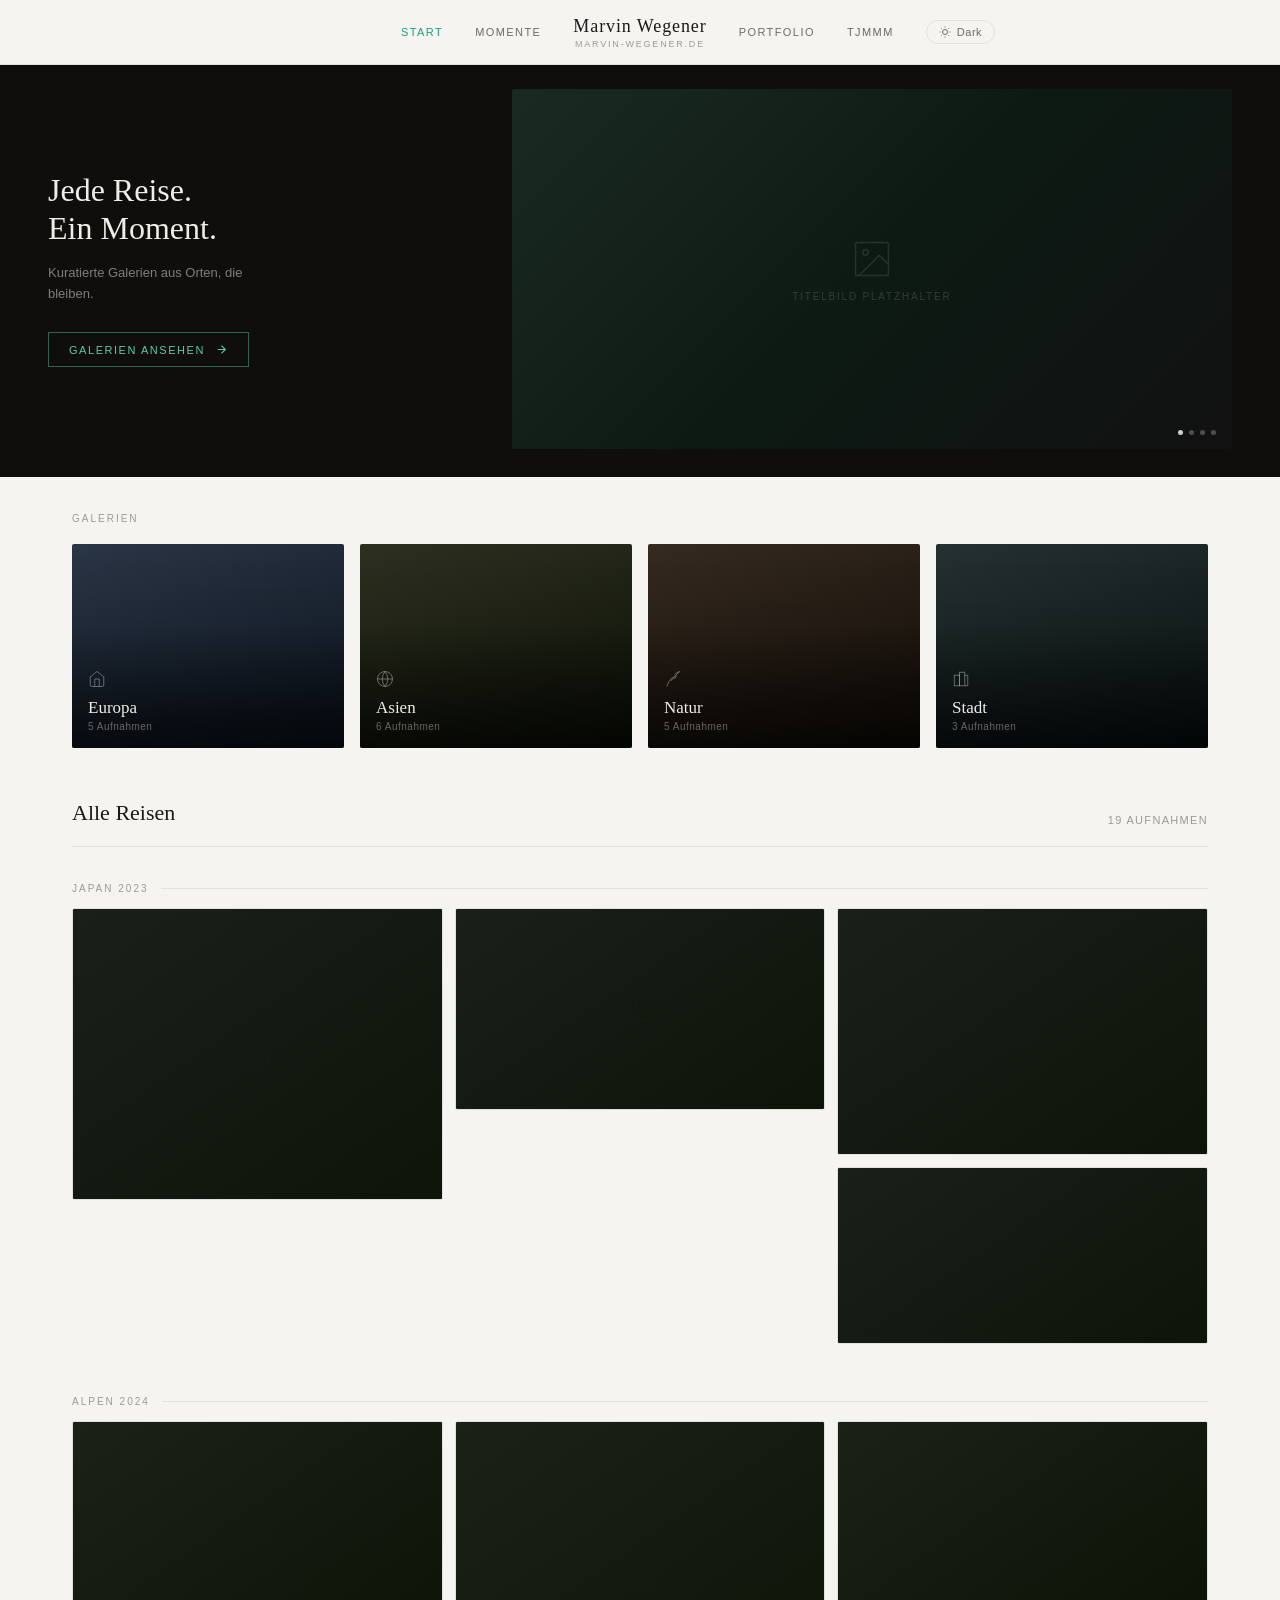
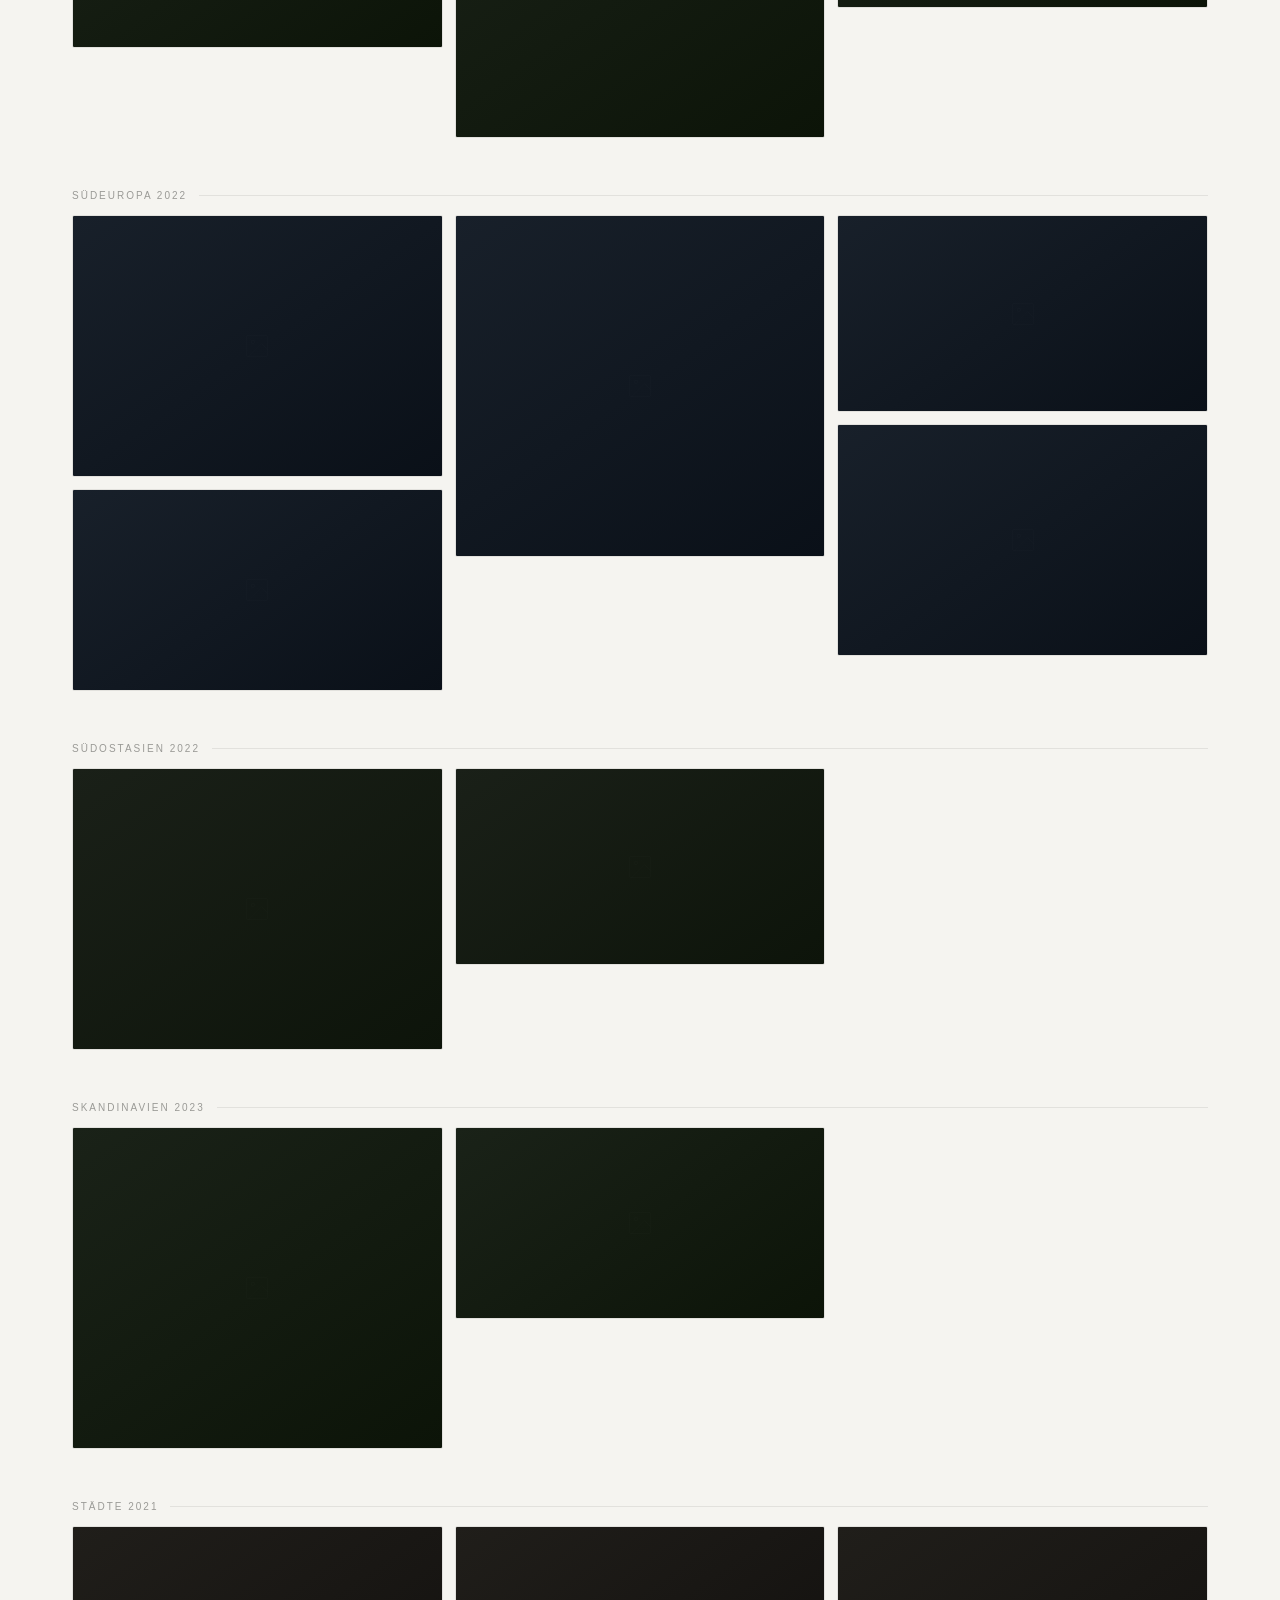
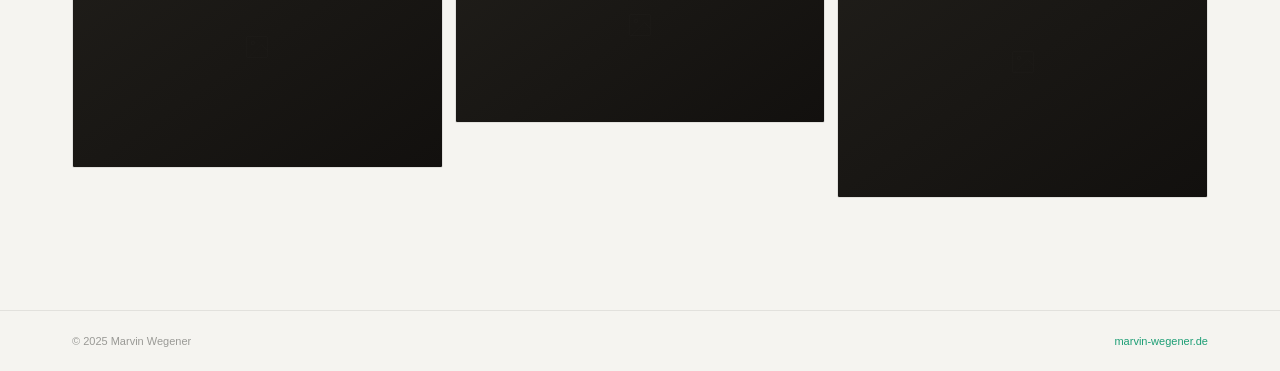
<file: reisen.html>
<!DOCTYPE html>
<html lang="de">
<head>
  <meta charset="UTF-8">
  <meta name="viewport" content="width=device-width, initial-scale=1.0">
  <title>Reisen — Marvin Wegener</title>
  <link rel="stylesheet" href="css/style.css">
  <style>
    /* ── HERO (dunkler Bereich, unabhängig vom Dark Mode) ── */
    .hero-wrap {
      background: #0f0e0c;
      padding: 24px 48px 28px;
    }
    .hero {
      display: grid;
      grid-template-columns: 1fr 1.7fr;
      gap: 40px;
      align-items: center;
      max-width: 1200px;
      margin: 0 auto;
    }
    .hero-text h2 {
      font-family: var(--serif);
      font-size: 32px;
      font-weight: 400;
      line-height: 1.2;
      color: #f0ede6;
      margin-bottom: 14px;
    }
    .hero-text p {
      font-size: 13px;
      color: rgba(240,237,230,0.5);
      line-height: 1.65;
      margin-bottom: 28px;
      max-width: 200px;
    }
    .hero-cta {
      display: inline-flex;
      align-items: center;
      gap: 10px;
      border: 0.5px solid rgba(93,202,165,0.45);
      color: #5DCAA5;
      padding: 10px 20px;
      font-size: 11px;
      letter-spacing: 0.14em;
      text-transform: uppercase;
      font-family: var(--sans);
      font-weight: 500;
      cursor: pointer;
      background: none;
      transition: all 0.25s ease;
      text-decoration: none;
    }
    .hero-cta:hover { background: rgba(93,202,165,0.07); border-color: #5DCAA5; }
    .hero-cta svg { transition: transform 0.2s ease; }
    .hero-cta:hover svg { transform: translateX(3px); }

    .hero-img { position: relative; border-radius: 2px; overflow: hidden; }
    .hero-img-ph {
      width: 100%;
      aspect-ratio: 16/8;
      /* PLATZHALTER: Titelbild */
      background: linear-gradient(135deg, #1a2a22 0%, #0d1a14 50%, #111 100%);
      display: flex;
      align-items: center;
      justify-content: center;
      flex-direction: column;
      gap: 10px;
    }
    .hero-img-ph svg  { opacity: 0.1; }
    .hero-img-ph span {
      font-size: 10px;
      letter-spacing: 0.18em;
      text-transform: uppercase;
      color: rgba(255,255,255,0.15);
    }
    .hero-dots { position: absolute; bottom: 14px; right: 16px; display: flex; gap: 6px; }
    .hero-dot {
      width: 5px; height: 5px;
      border-radius: 50%;
      background: rgba(255,255,255,0.25);
      cursor: pointer;
      transition: background 0.2s;
    }
    .hero-dot.active { background: rgba(255,255,255,0.8); }

    /* ── KATEGORIE-KACHELN ── */
    .cat-section {
      max-width: 1200px;
      margin: 0 auto;
      padding: 36px 2rem 0;
    }
    .cat-label-row {
      font-size: 10px;
      letter-spacing: 0.2em;
      text-transform: uppercase;
      color: var(--text-muted);
      margin-bottom: 20px;
    }
    .categories {
      display: grid;
      grid-template-columns: repeat(4, 1fr);
      gap: 16px;
    }
    @media (max-width: 800px) { .categories { grid-template-columns: repeat(2, 1fr); } }

    .cat-card {
      position: relative;
      overflow: hidden;
      cursor: pointer;
      border-radius: 2px;
      aspect-ratio: 4/3;
      background: #111;
      transition: transform 0.35s ease;
    }
    .cat-card:hover { transform: translateY(-2px); }
    .cat-bg { width: 100%; height: 100%; transition: transform 0.5s ease; }
    .cat-card:hover .cat-bg { transform: scale(1.05); }

    .cat-card:nth-child(1) .cat-bg { background: linear-gradient(160deg, #2a3545, #0d1520); }
    .cat-card:nth-child(2) .cat-bg { background: linear-gradient(160deg, #2d3020, #0e1208); }
    .cat-card:nth-child(3) .cat-bg { background: linear-gradient(160deg, #352a20, #130d08); }
    .cat-card:nth-child(4) .cat-bg { background: linear-gradient(160deg, #253030, #0a1212); }

    .cat-overlay {
      position: absolute;
      inset: 0;
      background: linear-gradient(to top, rgba(0,0,0,0.7) 0%, rgba(0,0,0,0.05) 60%, transparent 100%);
    }
    .cat-content { position: absolute; bottom: 0; left: 0; right: 0; padding: 16px; }
    .cat-icon    { margin-bottom: 6px; opacity: 0.6; }
    .cat-name    { font-family: var(--serif); font-size: 17px; font-weight: 400; color: #f0ede6; margin-bottom: 3px; }
    .cat-count   { font-size: 10px; color: rgba(240,237,230,0.4); letter-spacing: 0.05em; }

    /* ── GALERIE ── */
    .gallery-section { max-width: 1200px; margin: 0 auto; padding: 52px 2rem 60px; }
    .section-header {
      display: flex;
      justify-content: space-between;
      align-items: flex-end;
      border-bottom: 0.5px solid var(--border);
      padding-bottom: 20px;
      margin-bottom: 36px;
    }
    .section-header h3 { font-family: var(--serif); font-size: 22px; font-weight: 400; }
    .section-header span { font-size: 11px; letter-spacing: 0.12em; text-transform: uppercase; color: var(--text-muted); }

    .trip-group  { margin-bottom: 52px; }
    .trip-label  {
      font-size: 10px;
      letter-spacing: 0.2em;
      text-transform: uppercase;
      color: var(--text-muted);
      margin-bottom: 14px;
      display: flex;
      align-items: center;
      gap: 12px;
    }
    .trip-label::after { content: ''; flex: 1; height: 0.5px; background: var(--border); }

    .masonry { columns: 3; column-gap: 12px; }
    @media (max-width: 800px) { .masonry { columns: 2; } }
    @media (max-width: 480px) { .masonry { columns: 1; } }

    .photo-item {
      break-inside: avoid;
      margin-bottom: 12px;
      position: relative;
      overflow: hidden;
      cursor: pointer;
      border-radius: 2px;
      border: 0.5px solid var(--border);
      transition: border-color var(--t);
    }
    .photo-item:hover { border-color: transparent; }

    .ph { width: 100%; display: flex; align-items: center; justify-content: center; transition: background var(--t); }
    .ph svg { opacity: 0.1; }
    .ph.c-asien  { background: linear-gradient(145deg, #1a2018, #0d140a); }
    .ph.c-europa { background: linear-gradient(145deg, #18202a, #0a1018); }
    .ph.c-natur  { background: linear-gradient(145deg, #1a2218, #0c1408); }
    .ph.c-stadt  { background: linear-gradient(145deg, #201e1a, #12100e); }

    .overlay {
      position: absolute;
      inset: 0;
      background: linear-gradient(160deg, transparent 45%, rgba(0,0,0,0.55));
      opacity: 0;
      transition: opacity 0.25s ease;
      display: flex;
      align-items: flex-end;
      padding: 14px;
    }
    .photo-item:hover .overlay { opacity: 1; }
    .ov-inner { display: flex; justify-content: space-between; align-items: flex-end; width: 100%; }
    .ov-loc   { font-size: 11px; letter-spacing: 0.07em; text-transform: uppercase; color: rgba(255,255,255,0.93); font-weight: 500; }
    .ov-yr    { font-size: 11px; color: rgba(255,255,255,0.45); }
  </style>
</head>
<body>
  <!-- Dark Mode FOUC-Schutz -->
  <script>if(localStorage.getItem('mw-dark')==='1')document.body.classList.add('dark');</script>

  <div id="site-header"></div>

  <!-- HERO -->
  <div class="hero-wrap">
    <div class="hero">
      <div class="hero-text">
        <h2>Jede Reise.<br>Ein Moment.</h2>
        <p>Kuratierte Galerien aus Orten, die bleiben.</p>
        <a href="#galerien" class="hero-cta">
          Galerien ansehen
          <svg width="13" height="13" viewBox="0 0 24 24" fill="none" stroke="currentColor" stroke-width="2">
            <path d="M5 12h14M12 5l7 7-7 7"/>
          </svg>
        </a>
      </div>
      <div class="hero-img">
        <!-- PLATZHALTER: Titelbild Reisen -->
        <div class="hero-img-ph">
          <svg width="44" height="44" viewBox="0 0 24 24" fill="none" stroke="white" stroke-width="0.8">
            <rect x="3" y="3" width="18" height="18" rx="1"/>
            <circle cx="8.5" cy="8.5" r="1.5"/>
            <path d="M21 15l-5-5L5 21"/>
          </svg>
          <span>Titelbild Platzhalter</span>
        </div>
        <div class="hero-dots">
          <div class="hero-dot active"></div>
          <div class="hero-dot"></div>
          <div class="hero-dot"></div>
          <div class="hero-dot"></div>
        </div>
      </div>
    </div>
  </div>

  <!-- KATEGORIE-KACHELN -->
  <div class="cat-section" id="galerien">
    <div class="cat-label-row">Galerien</div>
    <div class="categories">
      <div class="cat-card" data-filter="europa">
        <div class="cat-bg"></div>
        <div class="cat-overlay"></div>
        <div class="cat-content">
          <div class="cat-icon">
            <svg width="18" height="18" viewBox="0 0 24 24" fill="none" stroke="rgba(255,255,255,0.65)" stroke-width="1.2">
              <path d="M3 9l9-7 9 7v11a2 2 0 01-2 2H5a2 2 0 01-2-2z"/>
              <polyline points="9 22 9 12 15 12 15 22"/>
            </svg>
          </div>
          <div class="cat-name">Europa</div>
          <div class="cat-count" id="cnt-europa"></div>
        </div>
      </div>
      <div class="cat-card" data-filter="asien">
        <div class="cat-bg"></div>
        <div class="cat-overlay"></div>
        <div class="cat-content">
          <div class="cat-icon">
            <svg width="18" height="18" viewBox="0 0 24 24" fill="none" stroke="rgba(255,255,255,0.65)" stroke-width="1.2">
              <circle cx="12" cy="12" r="10"/>
              <path d="M2 12h20M12 2a15.3 15.3 0 010 20M12 2a15.3 15.3 0 000 20"/>
            </svg>
          </div>
          <div class="cat-name">Asien</div>
          <div class="cat-count" id="cnt-asien"></div>
        </div>
      </div>
      <div class="cat-card" data-filter="natur">
        <div class="cat-bg"></div>
        <div class="cat-overlay"></div>
        <div class="cat-content">
          <div class="cat-icon">
            <svg width="18" height="18" viewBox="0 0 24 24" fill="none" stroke="rgba(255,255,255,0.65)" stroke-width="1.2">
              <path d="M17 8C8 10 5.9 16.17 3.82 22"/>
              <path d="M9.5 14.5c.5-2.5 4-4.5 6.5-4"/>
              <path d="M14.5 9C16 5 20 4 21 2c0 0-4 1-7 4"/>
            </svg>
          </div>
          <div class="cat-name">Natur</div>
          <div class="cat-count" id="cnt-natur"></div>
        </div>
      </div>
      <div class="cat-card" data-filter="stadt">
        <div class="cat-bg"></div>
        <div class="cat-overlay"></div>
        <div class="cat-content">
          <div class="cat-icon">
            <svg width="18" height="18" viewBox="0 0 24 24" fill="none" stroke="rgba(255,255,255,0.65)" stroke-width="1.2">
              <rect x="3" y="7" width="7" height="14"/>
              <rect x="10" y="3" width="7" height="18"/>
              <path d="M17 7h4v14h-4"/>
            </svg>
          </div>
          <div class="cat-name">Stadt</div>
          <div class="cat-count" id="cnt-stadt"></div>
        </div>
      </div>
    </div>
  </div>

  <!-- GALERIE -->
  <div class="gallery-section">
    <div class="section-header">
      <h3 id="gallery-title">Alle Reisen</h3>
      <span id="count"></span>
    </div>
    <div id="gallery"></div>
  </div>

  <div id="site-footer"></div>

  <script src="js/main.js"></script>
  <script src="js/reisen.js"></script>
</body>
</html>
</file>
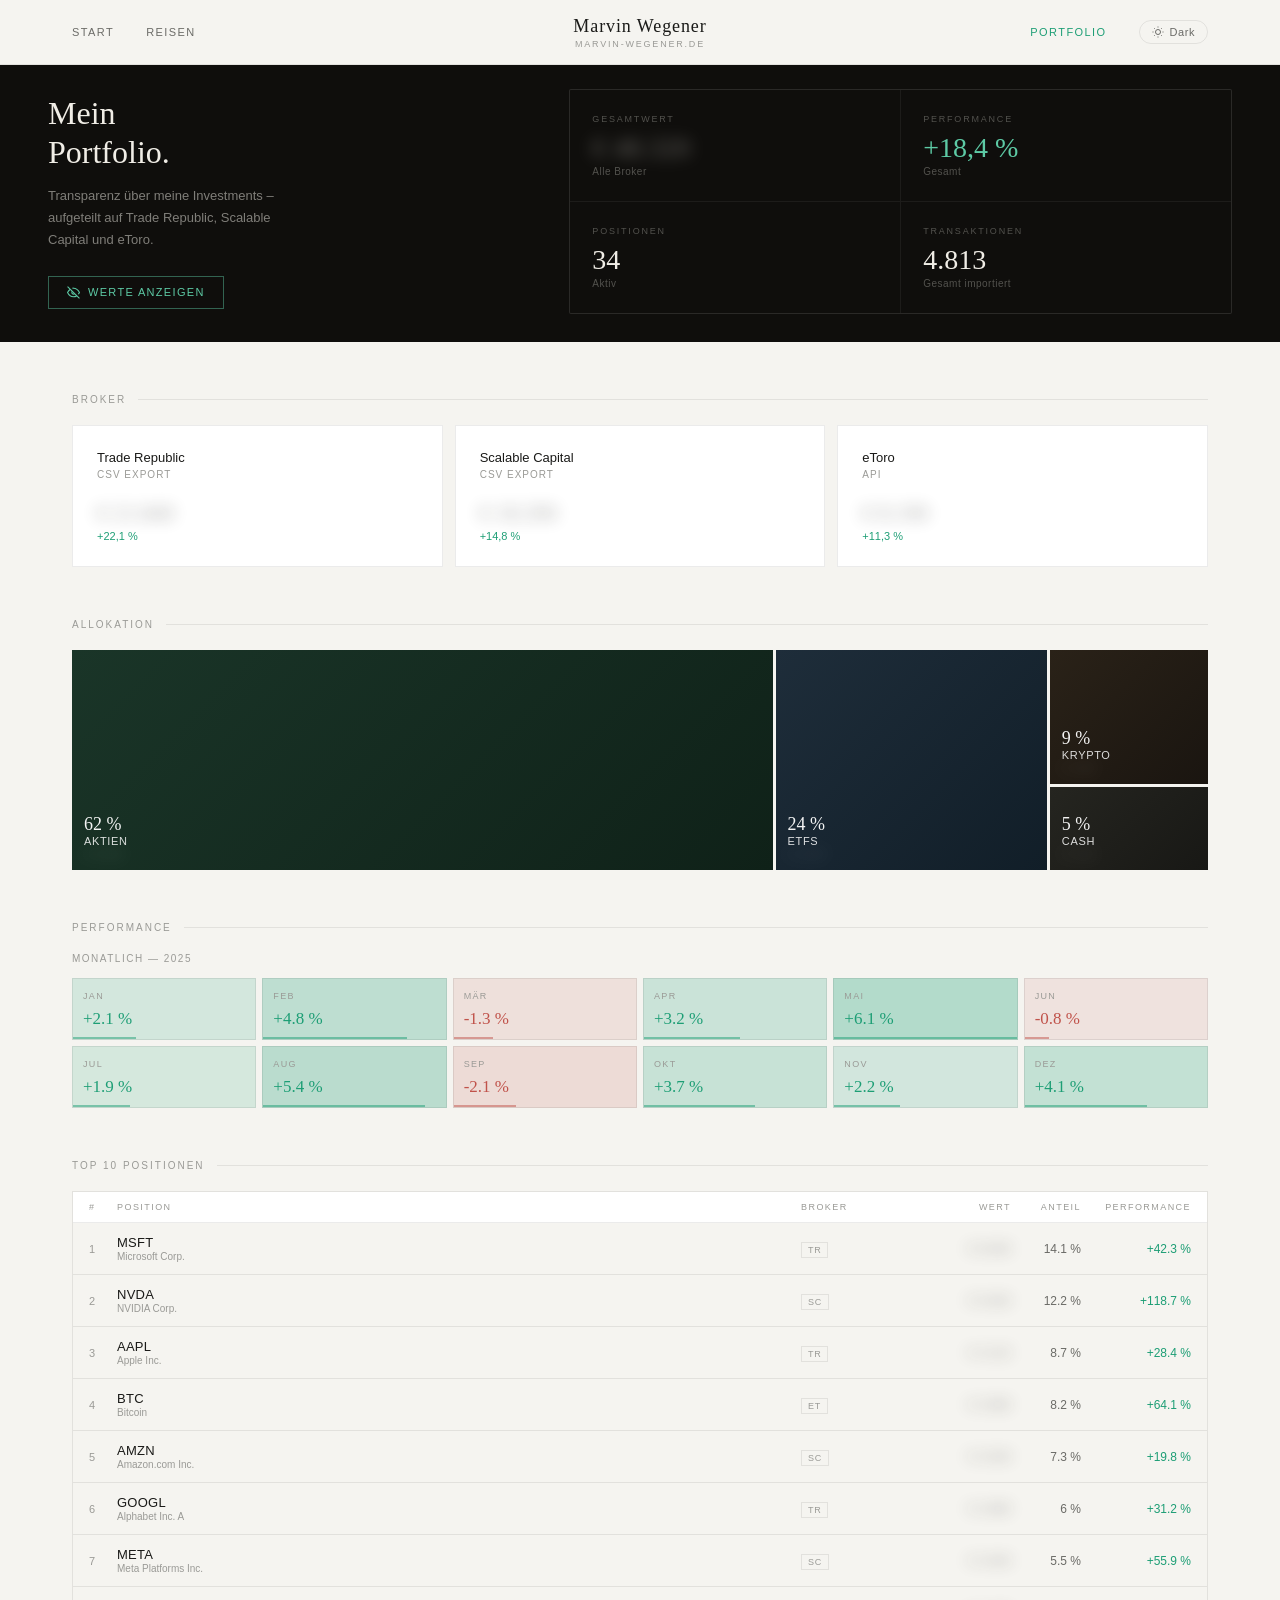
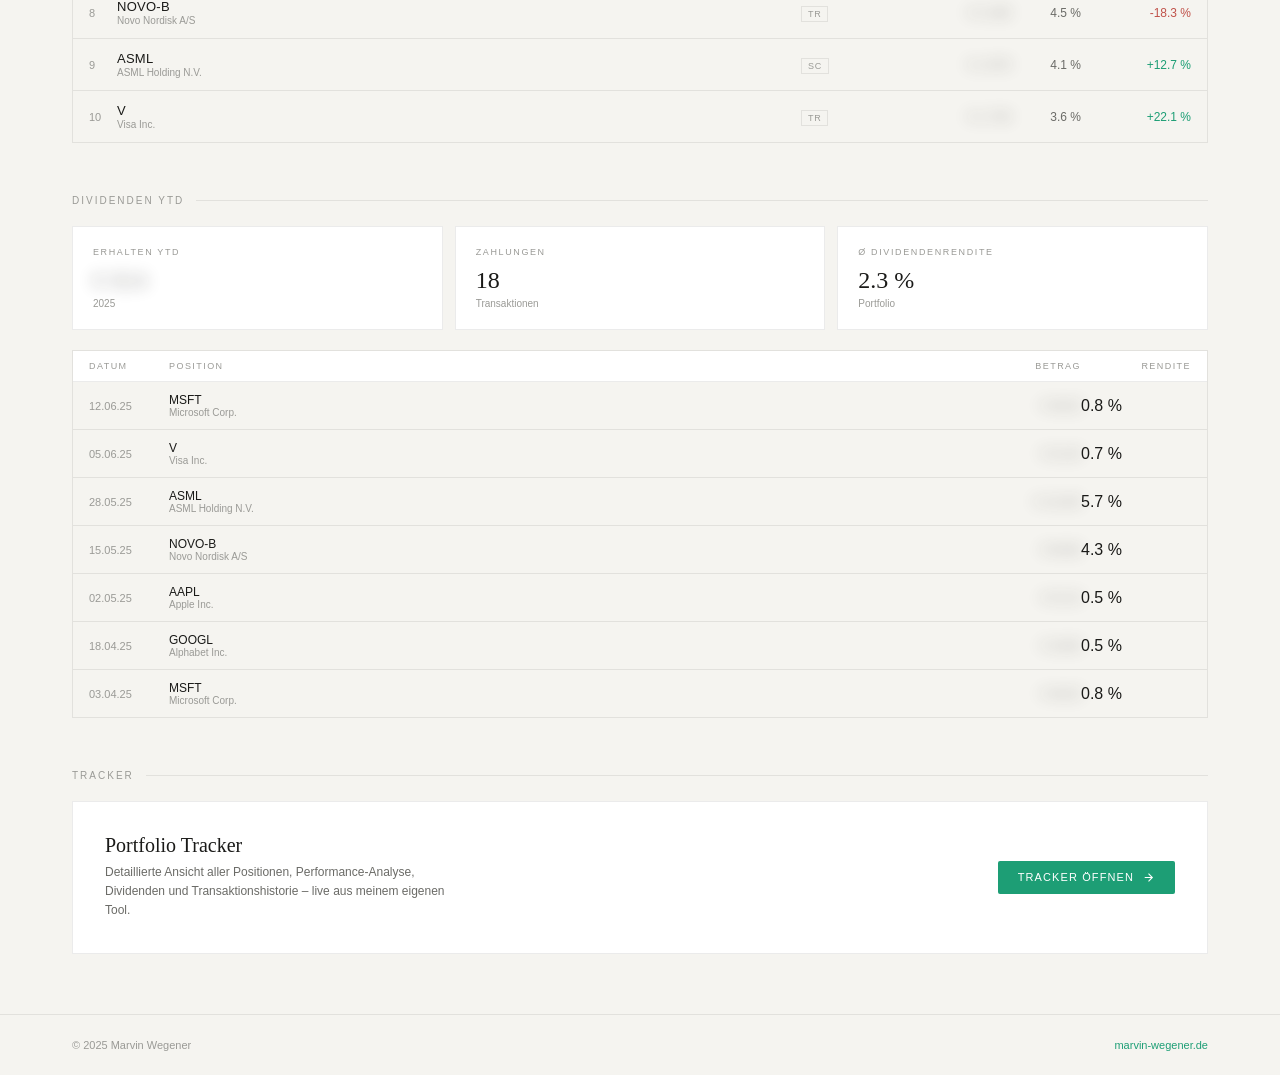
<file: files/portfolio.html>
<!DOCTYPE html>
<html lang="de">
<head>
<meta charset="UTF-8">
<meta name="viewport" content="width=device-width, initial-scale=1.0">
<title>Portfolio — Marvin Wegener</title>
<style>
  :root {
    --bg:#f5f4f0;--surface:#fff;--text:#1a1a18;--text-sec:#6b6b67;
    --text-muted:#9a9a96;--border:rgba(0,0,0,0.08);--teal:#1D9E75;
    --serif:Georgia,'Times New Roman',serif;
    --sans:-apple-system,BlinkMacSystemFont,'Segoe UI',sans-serif;--t:0.3s ease;
  }
  body.dark{
    --bg:#141412;--surface:#1e1e1c;--text:#e8e7e3;--text-sec:#9a9a96;
    --text-muted:#5f5e5a;--border:rgba(255,255,255,0.08);--teal:#5DCAA5;
  }
  *{box-sizing:border-box;margin:0;padding:0;}
  body{background:var(--bg);color:var(--text);font-family:var(--sans);transition:background var(--t),color var(--t);}

  /* ── HEADER ── */
  header{border-bottom:0.5px solid var(--border);background:var(--bg);position:sticky;top:0;z-index:100;transition:background var(--t);}
  .header-inner{display:grid;grid-template-columns:1fr auto 1fr;align-items:center;padding:0 2rem;height:64px;max-width:1200px;margin:0 auto;}
  nav.nav-left{display:flex;gap:2rem;}
  nav.nav-right{display:flex;gap:2rem;justify-content:flex-end;align-items:center;}
  nav a{font-size:11px;letter-spacing:0.13em;text-transform:uppercase;color:var(--text-sec);text-decoration:none;font-weight:500;transition:color var(--t);}
  nav a:hover,nav a.active{color:var(--teal);}
  .logo{text-align:center;}
  .logo h1{font-family:var(--serif);font-size:18px;font-weight:400;letter-spacing:0.05em;color:var(--text);}
  .logo p{font-size:9px;letter-spacing:0.2em;text-transform:uppercase;color:var(--text-muted);margin-top:2px;}
  .toggle-btn{background:none;border:0.5px solid var(--border);border-radius:20px;padding:5px 12px;cursor:pointer;color:var(--text-sec);font-size:11px;font-family:var(--sans);letter-spacing:0.05em;display:flex;align-items:center;gap:6px;transition:all var(--t);}
  .toggle-btn:hover{border-color:var(--teal);color:var(--teal);}

  /* ── HERO ── */
  .hero-wrap{background:#0f0e0c;padding:24px 48px 28px;}
  .hero{display:grid;grid-template-columns:1fr 1.4fr;gap:48px;align-items:center;max-width:1200px;margin:0 auto;}
  .hero-text h2{font-family:var(--serif);font-size:32px;font-weight:400;line-height:1.2;color:#f0ede6;margin-bottom:14px;}
  .hero-text p{font-size:13px;color:rgba(240,237,230,0.5);line-height:1.7;margin-bottom:24px;max-width:260px;}

  /* Privacy Toggle Button */
  .privacy-btn{
    display:inline-flex;align-items:center;gap:8px;
    border:0.5px solid rgba(93,202,165,0.45);color:#5DCAA5;
    padding:9px 18px;font-size:11px;letter-spacing:0.12em;text-transform:uppercase;
    font-family:var(--sans);font-weight:500;cursor:pointer;background:none;
    transition:all 0.25s ease;
  }
  .privacy-btn:hover{background:rgba(93,202,165,0.07);border-color:#5DCAA5;}
  .privacy-btn.unlocked{border-color:rgba(93,202,165,0.7);background:rgba(93,202,165,0.1);}

  /* Hero Stats */
  .hero-stats{display:grid;grid-template-columns:1fr 1fr;gap:1px;background:rgba(255,255,255,0.06);border:0.5px solid rgba(255,255,255,0.06);border-radius:2px;overflow:hidden;}
  .stat-card{background:#0f0e0c;padding:24px 22px;transition:background 0.2s;}
  .stat-card:hover{background:#161513;}
  .stat-label{font-size:9px;letter-spacing:0.2em;text-transform:uppercase;color:rgba(240,237,230,0.3);margin-bottom:10px;}
  .stat-value{font-family:var(--serif);font-size:28px;font-weight:400;color:#f0ede6;line-height:1;margin-bottom:4px;}
  .stat-value.positive{color:#5DCAA5;}
  .stat-sub{font-size:10px;color:rgba(240,237,230,0.3);letter-spacing:0.05em;}

  /* ── PRIVACY: geschwärzte Werte ── */
  .private-val{
    display:inline-block;
    transition:filter 0.3s ease, opacity 0.3s ease;
  }
  body:not(.values-visible) .private-val{
    filter:blur(8px);
    opacity:0.4;
    user-select:none;
    pointer-events:none;
  }
  body.values-visible .private-val{
    filter:none;
    opacity:1;
  }

  /* ── PIN MODAL ── */
  .pin-overlay{
    position:fixed;inset:0;
    background:rgba(0,0,0,0.6);
    backdrop-filter:blur(4px);
    z-index:200;
    display:flex;align-items:center;justify-content:center;
    opacity:0;pointer-events:none;transition:opacity 0.2s ease;
  }
  .pin-overlay.visible{opacity:1;pointer-events:all;}
  .pin-modal{
    background:var(--surface);
    border:0.5px solid var(--border);
    padding:36px 40px;
    min-width:300px;
    text-align:center;
  }
  .pin-modal h3{font-family:var(--serif);font-size:20px;font-weight:400;margin-bottom:8px;}
  .pin-modal p{font-size:12px;color:var(--text-muted);margin-bottom:28px;line-height:1.5;}

  /* PIN Dots */
  .pin-dots{display:flex;justify-content:center;gap:12px;margin-bottom:24px;}
  .pin-dot{
    width:12px;height:12px;border-radius:50%;
    border:0.5px solid var(--border);
    background:transparent;
    transition:background 0.15s,border-color 0.15s;
  }
  .pin-dot.filled{background:var(--teal);border-color:var(--teal);}
  .pin-dot.error{background:#c0524a;border-color:#c0524a;}

  /* PIN Numpad */
  .pin-pad{display:grid;grid-template-columns:repeat(3,1fr);gap:8px;margin-bottom:16px;}
  .pin-key{
    background:none;border:0.5px solid var(--border);
    padding:14px;font-size:16px;font-family:var(--serif);
    color:var(--text);cursor:pointer;
    transition:all 0.15s;border-radius:2px;
  }
  .pin-key:hover{border-color:var(--teal);color:var(--teal);}
  .pin-key:active{background:var(--teal);color:#fff;border-color:var(--teal);}
  .pin-cancel{
    font-size:11px;letter-spacing:0.1em;text-transform:uppercase;
    color:var(--text-muted);background:none;border:none;cursor:pointer;
    font-family:var(--sans);padding:8px;transition:color 0.15s;
  }
  .pin-cancel:hover{color:var(--text);}
  .pin-error-msg{font-size:11px;color:#c0524a;height:16px;margin-bottom:4px;letter-spacing:0.05em;}

  /* ── CONTENT ── */
  .content{max-width:1200px;margin:0 auto;padding:52px 2rem 60px;}
  .section-label{font-size:10px;letter-spacing:0.2em;text-transform:uppercase;color:var(--text-muted);margin-bottom:20px;display:flex;align-items:center;gap:12px;}
  .section-label::after{content:'';flex:1;height:0.5px;background:var(--border);}

  .broker-grid{display:grid;grid-template-columns:repeat(3,1fr);gap:12px;margin-bottom:52px;}
  @media(max-width:700px){.broker-grid{grid-template-columns:1fr;}}
  .broker-card{border:0.5px solid var(--border);padding:24px;background:var(--surface);transition:border-color var(--t),background var(--t);}
  .broker-card:hover{border-color:var(--teal);}
  .broker-name{font-size:13px;font-weight:500;color:var(--text);margin-bottom:4px;}
  .broker-type{font-size:10px;letter-spacing:0.1em;text-transform:uppercase;color:var(--text-muted);margin-bottom:20px;}
  .broker-value{font-family:var(--serif);font-size:22px;font-weight:400;color:var(--text);margin-bottom:4px;}
  .broker-perf{font-size:11px;font-weight:500;}
  .broker-perf.pos{color:var(--teal);}
  .broker-perf.neg{color:#c0524a;}

  /* ── TREEMAP ── */
  .alloc-section{margin-bottom:52px;}
  .treemap{
    width:100%;height:220px;
    display:flex;gap:3px;
    overflow:hidden;
  }
  .tm-col{display:flex;flex-direction:column;gap:3px;}
  .tm-cell{
    position:relative;overflow:hidden;cursor:default;
    display:flex;align-items:flex-end;padding:10px 12px;
    transition:filter 0.2s;
    flex-shrink:0;
  }
  .tm-cell:hover{filter:brightness(1.12);}
  .tm-cell-inner{position:relative;z-index:1;}
  .tm-name{font-size:11px;letter-spacing:0.06em;text-transform:uppercase;color:rgba(255,255,255,0.85);font-weight:500;display:block;}
  .tm-pct{font-family:var(--serif);font-size:18px;color:rgba(255,255,255,0.95);display:block;line-height:1.1;}
  .tm-val{font-size:10px;color:rgba(255,255,255,0.45);display:block;margin-top:2px;}

  /* Treemap Farben – gedämpft, passend zur Palette */
  .tm-aktien {background:linear-gradient(135deg,#1a3528,#0f2118);}
  .tm-etf    {background:linear-gradient(135deg,#1e2d3a,#111e28);}
  .tm-krypto {background:linear-gradient(135deg,#2a2218,#1a1510);}
  .tm-cash   {background:linear-gradient(135deg,#252520,#181815);}

  /* ── HEATMAPS ── */
  .heatmap-section{margin-bottom:52px;}
  .heatmap-block{margin-bottom:36px;}
  .heatmap-sub{font-size:10px;letter-spacing:0.15em;text-transform:uppercase;color:var(--text-muted);margin-bottom:14px;}

  /* Kalender-Heatmap */
  .cal-heatmap{
    display:flex;
    flex-direction:row;
    gap:2px;
    overflow-x:auto;
    padding-bottom:4px;
  }
  .cal-col{display:flex;flex-direction:column;gap:2px;}
  .cal-cell{
    width:11px;height:11px;
    border-radius:1px;
    cursor:default;
    flex-shrink:0;
    transition:opacity 0.15s;
    position:relative;
  }
  .cal-cell:hover{opacity:0.7;z-index:10;}
  .cal-cell[title]:hover::after{
    content:attr(title);
    position:absolute;bottom:calc(100% + 4px);left:50%;transform:translateX(-50%);
    background:#1a1a18;color:#e8e7e3;font-size:10px;
    padding:3px 7px;white-space:nowrap;pointer-events:none;
    font-family:var(--sans);letter-spacing:0.04em;z-index:20;
    border:0.5px solid rgba(255,255,255,0.08);
  }

  /* Monats-Heatmap */
  .month-heatmap{
    display:grid;
    grid-template-columns:repeat(6,1fr);
    gap:6px;
  }
  @media(max-width:600px){.month-heatmap{grid-template-columns:repeat(4,1fr);}}
  .month-cell{
    position:relative;
    padding:12px 10px 10px;
    border:0.5px solid var(--border);
    cursor:default;
    transition:border-color 0.2s;
  }
  .month-cell:hover{border-color:var(--teal);}
  .month-name{font-size:9px;letter-spacing:0.15em;text-transform:uppercase;color:var(--text-muted);margin-bottom:8px;display:block;}
  .month-perf{font-family:var(--serif);font-size:17px;font-weight:400;}
  .month-perf.pos{color:var(--teal);}
  .month-perf.neg{color:#c0524a;}
  .month-perf.flat{color:var(--text-muted);}
  .month-bar{position:absolute;bottom:0;left:0;right:0;height:2px;}

  /* Heatmap Legende */
  .heatmap-legend{display:flex;align-items:center;gap:6px;margin-top:10px;}
  .heatmap-legend span{font-size:10px;color:var(--text-muted);letter-spacing:0.05em;}
  .legend-cells{display:flex;gap:2px;}
  .legend-cell{width:10px;height:10px;border-radius:1px;}

  /* ── TOP 10 TABELLE ── */
  .positions-wrap{margin-bottom:52px;border:0.5px solid var(--border);}
  .pos-header{
    display:grid;
    grid-template-columns:28px 1fr 100px 110px 70px 110px;
    padding:10px 16px;
    border-bottom:0.5px solid var(--border);
    background:var(--surface);
  }
  .pos-header span{
    font-size:9px;letter-spacing:0.16em;text-transform:uppercase;
    color:var(--text-muted);font-weight:500;
  }
  .pos-header .pos-val,
  .pos-header .pos-share,
  .pos-header .pos-perf{ text-align:right; }

  .pos-row{
    display:grid;
    grid-template-columns:28px 1fr 100px 110px 70px 110px;
    padding:12px 16px;
    border-bottom:0.5px solid var(--border);
    align-items:center;
    transition:background var(--t);
  }
  .pos-row:last-child{border-bottom:none;}
  .pos-row:hover{background:var(--surface);}

  .pos-rank{font-size:11px;color:var(--text-muted);font-variant-numeric:tabular-nums;}
  .pos-name-wrap{}
  .pos-ticker{font-size:13px;font-weight:500;color:var(--text);letter-spacing:0.02em;}
  .pos-company{font-size:10px;color:var(--text-muted);margin-top:1px;}
  .pos-broker-tag{
    font-size:9px;letter-spacing:0.08em;text-transform:uppercase;
    color:var(--text-muted);
    border:0.5px solid var(--border);
    padding:2px 6px;display:inline-block;
  }
  .pos-value{font-size:13px;color:var(--text);text-align:right;font-variant-numeric:tabular-nums;}
  .pos-share-val{font-size:12px;color:var(--text-sec);text-align:right;}
  .pos-perf-val{font-size:12px;font-weight:500;text-align:right;}
  .pos-perf-val.pos{color:var(--teal);}
  .pos-perf-val.neg{color:#c0524a;}

  /* ── DIVIDENDEN ── */
  .div-summary{
    display:grid;grid-template-columns:repeat(3,1fr);
    gap:12px;margin-bottom:20px;
  }
  @media(max-width:600px){.div-summary{grid-template-columns:1fr 1fr;}}
  .div-card{
    border:0.5px solid var(--border);padding:20px;
    background:var(--surface);transition:border-color var(--t);
  }
  .div-card:hover{border-color:var(--teal);}
  .div-card-label{font-size:9px;letter-spacing:0.18em;text-transform:uppercase;color:var(--text-muted);margin-bottom:10px;}
  .div-card-val{font-family:var(--serif);font-size:24px;font-weight:400;color:var(--text);}
  .div-card-sub{font-size:10px;color:var(--text-muted);margin-top:4px;}

  .div-list{border:0.5px solid var(--border);margin-bottom:52px;}
  .div-list-header{
    display:grid;grid-template-columns:80px 1fr 100px 110px;
    padding:10px 16px;border-bottom:0.5px solid var(--border);
    background:var(--surface);
  }
  .div-list-header span{font-size:9px;letter-spacing:0.16em;text-transform:uppercase;color:var(--text-muted);}
  .div-list-header span:nth-child(3),
  .div-list-header span:nth-child(4){text-align:right;}
  .div-row{
    display:grid;grid-template-columns:80px 1fr 100px 110px;
    padding:11px 16px;border-bottom:0.5px solid var(--border);
    align-items:center;transition:background var(--t);
  }
  .div-row:last-child{border-bottom:none;}
  .div-row:hover{background:var(--surface);}
  .div-date{font-size:11px;color:var(--text-muted);font-variant-numeric:tabular-nums;}
  .div-ticker{font-size:12px;font-weight:500;color:var(--text);}
  .div-company{font-size:10px;color:var(--text-muted);}
  .div-amount{font-size:12px;color:var(--text);text-align:right;font-variant-numeric:tabular-nums;}

  /* ── BROKER MODAL ── */
  .broker-modal-overlay{
    position:fixed;inset:0;
    background:rgba(0,0,0,0.75);
    backdrop-filter:blur(6px);
    z-index:300;
    display:flex;align-items:center;justify-content:center;
    padding:24px;
    opacity:0;pointer-events:none;
    transition:opacity 0.25s ease;
  }
  .broker-modal-overlay.visible{opacity:1;pointer-events:all;}

  .broker-modal{
    background:var(--bg);
    border:0.5px solid var(--border);
    width:100%;max-width:900px;
    max-height:90vh;
    overflow-y:auto;
    position:relative;
  }

  .bm-header{
    display:flex;justify-content:space-between;align-items:flex-start;
    padding:28px 32px 24px;
    border-bottom:0.5px solid var(--border);
    position:sticky;top:0;background:var(--bg);z-index:10;
  }
  .bm-title{font-family:var(--serif);font-size:24px;font-weight:400;margin-bottom:4px;}
  .bm-subtitle{font-size:11px;letter-spacing:0.1em;text-transform:uppercase;color:var(--text-muted);}
  .bm-close{
    background:none;border:0.5px solid var(--border);
    width:32px;height:32px;cursor:pointer;
    color:var(--text-sec);font-size:18px;
    display:flex;align-items:center;justify-content:center;
    transition:all 0.15s;flex-shrink:0;
  }
  .bm-close:hover{border-color:var(--text);color:var(--text);}

  .bm-body{padding:28px 32px;}

  /* KPI Zeile */
  .bm-kpis{
    display:grid;grid-template-columns:repeat(4,1fr);
    gap:1px;background:var(--border);
    border:0.5px solid var(--border);
    margin-bottom:32px;
  }
  @media(max-width:600px){.bm-kpis{grid-template-columns:repeat(2,1fr);}}
  .bm-kpi{
    background:var(--bg);padding:16px 18px;
  }
  .bm-kpi-label{font-size:9px;letter-spacing:0.18em;text-transform:uppercase;color:var(--text-muted);margin-bottom:8px;}
  .bm-kpi-val{font-family:var(--serif);font-size:22px;font-weight:400;color:var(--text);line-height:1;}
  .bm-kpi-val.pos{color:var(--teal);}
  .bm-kpi-val.neg{color:#c0524a;}
  .bm-kpi-sub{font-size:10px;color:var(--text-muted);margin-top:4px;}

  /* Chart */
  .bm-chart-wrap{
    border:0.5px solid var(--border);
    padding:20px;margin-bottom:32px;
    background:var(--surface);
  }
  .bm-chart-label{font-size:9px;letter-spacing:0.18em;text-transform:uppercase;color:var(--text-muted);margin-bottom:16px;}
  .bm-chart-svg{width:100%;height:160px;overflow:visible;}

  /* Best / Worst */
  .bm-highlights{display:grid;grid-template-columns:1fr 1fr;gap:12px;margin-bottom:32px;}
  .bm-highlight{border:0.5px solid var(--border);padding:18px 20px;background:var(--surface);}
  .bm-hl-tag{font-size:9px;letter-spacing:0.16em;text-transform:uppercase;margin-bottom:10px;}
  .bm-hl-tag.best{color:var(--teal);}
  .bm-hl-tag.worst{color:#c0524a;}
  .bm-hl-ticker{font-size:18px;font-family:var(--serif);font-weight:400;color:var(--text);margin-bottom:2px;}
  .bm-hl-company{font-size:11px;color:var(--text-muted);margin-bottom:10px;}
  .bm-hl-perf{font-size:22px;font-family:var(--serif);font-weight:400;}
  .bm-hl-perf.pos{color:var(--teal);}
  .bm-hl-perf.neg{color:#c0524a;}

  /* Sektoren */
  .bm-sectors{margin-bottom:32px;}
  .bm-sector-row{display:grid;grid-template-columns:140px 1fr 56px;gap:12px;align-items:center;margin-bottom:10px;}
  .bm-sector-name{font-size:12px;color:var(--text-sec);}
  .bm-sector-track{height:2px;background:var(--border);border-radius:2px;overflow:hidden;}
  .bm-sector-bar{height:100%;background:var(--teal);border-radius:2px;opacity:0.65;}
  .bm-sector-pct{font-size:11px;color:var(--text-muted);text-align:right;}

  /* Positionen Mini-Tabelle */
  .bm-pos-header{
    display:grid;grid-template-columns:1fr 90px 80px 90px;
    padding:8px 0;border-bottom:0.5px solid var(--border);
    margin-bottom:4px;
  }
  .bm-pos-header span{font-size:9px;letter-spacing:0.14em;text-transform:uppercase;color:var(--text-muted);}
  .bm-pos-header span:nth-child(n+2){text-align:right;}
  .bm-pos-row{
    display:grid;grid-template-columns:1fr 90px 80px 90px;
    padding:10px 0;border-bottom:0.5px solid var(--border);
    align-items:center;transition:background var(--t);
  }
  .bm-pos-row:last-child{border-bottom:none;}
  .bm-pos-ticker{font-size:12px;font-weight:500;color:var(--text);}
  .bm-pos-company{font-size:10px;color:var(--text-muted);}
  .bm-pos-val{font-size:12px;color:var(--text);text-align:right;}
  .bm-pos-share{font-size:11px;color:var(--text-sec);text-align:right;}
  .bm-pos-perf{font-size:12px;font-weight:500;text-align:right;}
  .bm-pos-perf.pos{color:var(--teal);}
  .bm-pos-perf.neg{color:#c0524a;}

  .bm-section-label{font-size:9px;letter-spacing:0.18em;text-transform:uppercase;color:var(--text-muted);margin-bottom:16px;display:flex;align-items:center;gap:10px;}
  .bm-section-label::after{content:'';flex:1;height:0.5px;background:var(--border);}

  .tracker-box{border:0.5px solid var(--border);padding:32px;display:flex;justify-content:space-between;align-items:center;background:var(--surface);transition:border-color var(--t);gap:24px;}
  .tracker-box:hover{border-color:var(--teal);}
  .tracker-info h3{font-family:var(--serif);font-size:20px;font-weight:400;margin-bottom:6px;}
  .tracker-info p{font-size:12px;color:var(--text-sec);line-height:1.6;max-width:360px;}
  .tracker-link{display:inline-flex;align-items:center;gap:8px;background:var(--teal);color:#fff;padding:10px 20px;border-radius:2px;font-size:11px;letter-spacing:0.1em;text-transform:uppercase;font-family:var(--sans);font-weight:500;text-decoration:none;white-space:nowrap;transition:opacity 0.2s;flex-shrink:0;}
  .tracker-link:hover{opacity:0.85;}

  .footer-wrap{border-top:0.5px solid var(--border);}
  footer{padding:24px 2rem;display:flex;justify-content:space-between;max-width:1200px;margin:0 auto;font-size:11px;color:var(--text-muted);}
</style>
</head>
<body>

<!-- PIN MODAL -->
<div class="pin-overlay" id="pinOverlay">
  <div class="pin-modal">
    <h3>Werte anzeigen</h3>
    <p>PIN eingeben um Portfoliowerte<br>sichtbar zu machen.</p>
    <div class="pin-error-msg" id="pinError"></div>
    <div class="pin-dots" id="pinDots">
      <div class="pin-dot" id="d0"></div>
      <div class="pin-dot" id="d1"></div>
      <div class="pin-dot" id="d2"></div>
      <div class="pin-dot" id="d3"></div>
    </div>
    <div class="pin-pad">
      <button class="pin-key" onclick="pinInput(1)">1</button>
      <button class="pin-key" onclick="pinInput(2)">2</button>
      <button class="pin-key" onclick="pinInput(3)">3</button>
      <button class="pin-key" onclick="pinInput(4)">4</button>
      <button class="pin-key" onclick="pinInput(5)">5</button>
      <button class="pin-key" onclick="pinInput(6)">6</button>
      <button class="pin-key" onclick="pinInput(7)">7</button>
      <button class="pin-key" onclick="pinInput(8)">8</button>
      <button class="pin-key" onclick="pinInput(9)">9</button>
      <button class="pin-key" onclick="pinDelete()" style="font-size:13px;">⌫</button>
      <button class="pin-key" onclick="pinInput(0)">0</button>
      <button class="pin-key" onclick="pinDelete()" style="font-size:11px;letter-spacing:0.05em;">DEL</button>
    </div>
    <button class="pin-cancel" onclick="closePin()">Abbrechen</button>
  </div>
</div>

<header>
  <div class="header-inner">
    <nav class="nav-left">
      <a href="index.html">Start</a>
      <a href="reisen.html">Reisen</a>
    </nav>
    <div class="logo">
      <h1>Marvin Wegener</h1>
      <p>marvin-wegener.de</p>
    </div>
    <nav class="nav-right">
      <a href="portfolio.html" class="active">Portfolio</a>
      <button class="toggle-btn" onclick="toggleDark()">
        <svg width="12" height="12" viewBox="0 0 24 24" fill="none" stroke="currentColor" stroke-width="2"><circle cx="12" cy="12" r="5"/><path d="M12 1v2M12 21v2M4.22 4.22l1.42 1.42M18.36 18.36l1.42 1.42M1 12h2M21 12h2M4.22 19.78l1.42-1.42M18.36 5.64l1.42-1.42"/></svg>
        <span id="lbl">Dark</span>
      </button>
    </nav>
  </div>
</header>

<!-- HERO -->
<div class="hero-wrap">
  <div class="hero">
    <div class="hero-text">
      <h2>Mein<br>Portfolio.</h2>
      <p>Transparenz über meine Investments – aufgeteilt auf Trade Republic, Scalable Capital und eToro.</p>
      <button class="privacy-btn" id="privacyBtn" onclick="handlePrivacyBtn()">
        <svg id="privacyIcon" width="13" height="13" viewBox="0 0 24 24" fill="none" stroke="currentColor" stroke-width="2"><path d="M17.94 17.94A10.07 10.07 0 0112 20c-7 0-11-8-11-8a18.45 18.45 0 015.06-5.94M9.9 4.24A9.12 9.12 0 0112 4c7 0 11 8 11 8a18.5 18.5 0 01-2.16 3.19m-6.72-1.07a3 3 0 11-4.24-4.24"/><line x1="1" y1="1" x2="23" y2="23"/></svg>
        <span id="privacyLabel">Werte anzeigen</span>
      </button>
    </div>
    <div class="hero-stats">
      <div class="stat-card">
        <div class="stat-label">Gesamtwert</div>
        <div class="stat-value"><span class="private-val">€ 48.320</span></div>
        <div class="stat-sub">Alle Broker</div>
      </div>
      <div class="stat-card">
        <div class="stat-label">Performance</div>
        <div class="stat-value positive">+18,4 %</div>
        <div class="stat-sub">Gesamt</div>
      </div>
      <div class="stat-card">
        <div class="stat-label">Positionen</div>
        <div class="stat-value">34</div>
        <div class="stat-sub">Aktiv</div>
      </div>
      <div class="stat-card">
        <div class="stat-label">Transaktionen</div>
        <div class="stat-value">4.813</div>
        <div class="stat-sub">Gesamt importiert</div>
      </div>
    </div>
  </div>
</div>

<!-- CONTENT -->
<div class="content">

  <div class="section-label">Broker</div>
  <div class="broker-grid">
    <div class="broker-card" onclick="openModal('tr')" style="cursor:pointer">
      <div class="broker-name">Trade Republic</div>
      <div class="broker-type">CSV Export</div>
      <div class="broker-value"><span class="private-val">€ 21.840</span></div>
      <div class="broker-perf pos">+22,1 %</div>
    </div>
    <div class="broker-card" onclick="openModal('sc')" style="cursor:pointer">
      <div class="broker-name">Scalable Capital</div>
      <div class="broker-type">CSV Export</div>
      <div class="broker-value"><span class="private-val">€ 18.290</span></div>
      <div class="broker-perf pos">+14,8 %</div>
    </div>
    <div class="broker-card" onclick="openModal('et')" style="cursor:pointer">
      <div class="broker-name">eToro</div>
      <div class="broker-type">API</div>
      <div class="broker-value"><span class="private-val">€ 8.190</span></div>
      <div class="broker-perf pos">+11,3 %</div>
    </div>
  </div>

  <div class="alloc-section">
    <div class="section-label">Allokation</div>
    <div class="treemap" id="treemap">
      <!-- via JS gerendert -->
    </div>
  </div>

  <div class="heatmap-section">
    <div class="section-label">Performance</div>

    <!-- Monats-Heatmap -->
    <div class="heatmap-block">
      <div class="heatmap-sub">Monatlich — 2025</div>
      <div class="month-heatmap" id="monthHeatmap"></div>
    </div>

  </div>

  <!-- TOP 10 POSITIONEN -->
  <div class="section-label" style="margin-top:0">Top 10 Positionen</div>
  <div class="positions-wrap">
    <div class="pos-header">
      <span class="pos-rank">#</span>
      <span class="pos-name">Position</span>
      <span class="pos-broker">Broker</span>
      <span class="pos-val">Wert</span>
      <span class="pos-share">Anteil</span>
      <span class="pos-perf">Performance</span>
    </div>
    <div id="posRows"></div>
  </div>

  <!-- DIVIDENDEN -->
  <div class="section-label" style="margin-top:52px">Dividenden YTD</div>
  <div class="div-summary" id="divSummary"></div>
  <div class="div-list" id="divList"></div>

  <div class="section-label">Tracker</div>
  <div class="tracker-box" id="tracker">
    <div class="tracker-info">
      <h3>Portfolio Tracker</h3>
      <p>Detaillierte Ansicht aller Positionen, Performance-Analyse, Dividenden und Transaktionshistorie – live aus meinem eigenen Tool.</p>
    </div>
    <a href="/tracker" class="tracker-link">
      Tracker öffnen
      <svg width="13" height="13" viewBox="0 0 24 24" fill="none" stroke="currentColor" stroke-width="2"><path d="M5 12h14M12 5l7 7-7 7"/></svg>
    </a>
  </div>

</div>

<div class="footer-wrap">
  <footer>
    <span>© 2025 Marvin Wegener</span>
    <span style="color:var(--teal)">marvin-wegener.de</span>
  </footer>
</div>

<script>
// ── TREEMAP ──
function renderTreemap() {
  const alloc = [
    { name:'Aktien', pct:62, val:'€ 29.958', cls:'tm-aktien' },
    { name:'ETFs',   pct:24, val:'€ 11.597', cls:'tm-etf'    },
    { name:'Krypto', pct:9,  val:'€ 4.349',  cls:'tm-krypto' },
    { name:'Cash',   pct:5,  val:'€ 2.416',  cls:'tm-cash'   },
  ];
  const tm = document.getElementById('treemap');
  tm.innerHTML = `
    <div class="tm-col" style="flex:${alloc[0].pct}">
      <div class="tm-cell ${alloc[0].cls}" style="flex:1">
        <div class="tm-cell-inner">
          <span class="tm-pct">${alloc[0].pct} %</span>
          <span class="tm-name">${alloc[0].name}</span>
          <span class="tm-val private-val">${alloc[0].val}</span>
        </div>
      </div>
    </div>
    <div class="tm-col" style="flex:${alloc[1].pct}">
      <div class="tm-cell ${alloc[1].cls}" style="flex:1">
        <div class="tm-cell-inner">
          <span class="tm-pct">${alloc[1].pct} %</span>
          <span class="tm-name">${alloc[1].name}</span>
          <span class="tm-val private-val">${alloc[1].val}</span>
        </div>
      </div>
    </div>
    <div class="tm-col" style="flex:${alloc[2].pct + alloc[3].pct}">
      <div class="tm-cell ${alloc[2].cls}" style="flex:${alloc[2].pct}">
        <div class="tm-cell-inner">
          <span class="tm-pct">${alloc[2].pct} %</span>
          <span class="tm-name">${alloc[2].name}</span>
          <span class="tm-val private-val">${alloc[2].val}</span>
        </div>
      </div>
      <div class="tm-cell ${alloc[3].cls}" style="flex:${alloc[3].pct}">
        <div class="tm-cell-inner">
          <span class="tm-pct">${alloc[3].pct} %</span>
          <span class="tm-name">${alloc[3].name}</span>
          <span class="tm-val private-val">${alloc[3].val}</span>
        </div>
      </div>
    </div>`;
}

// ── MONATS-HEATMAP ──
function renderMonthHeatmap() {
  const months = [
    {m:'Jan',p:+2.1},{m:'Feb',p:+4.8},{m:'Mär',p:-1.3},
    {m:'Apr',p:+3.2},{m:'Mai',p:+6.1},{m:'Jun',p:-0.8},
    {m:'Jul',p:+1.9},{m:'Aug',p:+5.4},{m:'Sep',p:-2.1},
    {m:'Okt',p:+3.7},{m:'Nov',p:+2.2},{m:'Dez',p:+4.1},
  ];
  const maxAbs = Math.max(...months.map(m=>Math.abs(m.p)));
  document.getElementById('monthHeatmap').innerHTML = months.map(m=>{
    const cls = m.p>0.3?'pos':m.p<-0.3?'neg':'flat';
    const intensity = Math.abs(m.p)/maxAbs;
    let bg='transparent';
    if(m.p>0.3)  bg=`rgba(29,158,117,${0.08+intensity*0.22})`;
    if(m.p<-0.3) bg=`rgba(192,82,74,${0.08+intensity*0.22})`;
    const barColor = m.p>0?'var(--teal)':'#c0524a';
    const barW = Math.abs(m.p)/maxAbs*100;
    return `<div class="month-cell" style="background:${bg}">
      <span class="month-name">${m.m}</span>
      <span class="month-perf ${cls}">${m.p>0?'+':''}${m.p.toFixed(1)} %</span>
      <div class="month-bar" style="background:${barColor};width:${barW}%;opacity:0.5"></div>
    </div>`;
  }).join('');
}

// ── TOP 10 POSITIONEN ──
function renderPositions() {
  const positions = [
    { ticker:'MSFT',  company:'Microsoft Corp.',     broker:'TR',  val:'€ 6.840', share:14.1, perf:+42.3 },
    { ticker:'NVDA',  company:'NVIDIA Corp.',         broker:'SC',  val:'€ 5.920', share:12.2, perf:+118.7 },
    { ticker:'AAPL',  company:'Apple Inc.',           broker:'TR',  val:'€ 4.210', share:8.7,  perf:+28.4 },
    { ticker:'BTC',   company:'Bitcoin',              broker:'eT',  val:'€ 3.980', share:8.2,  perf:+64.1 },
    { ticker:'AMZN',  company:'Amazon.com Inc.',      broker:'SC',  val:'€ 3.540', share:7.3,  perf:+19.8 },
    { ticker:'GOOGL', company:'Alphabet Inc. A',      broker:'TR',  val:'€ 2.890', share:6.0,  perf:+31.2 },
    { ticker:'META',  company:'Meta Platforms Inc.',  broker:'SC',  val:'€ 2.640', share:5.5,  perf:+55.9 },
    { ticker:'NOVO-B',company:'Novo Nordisk A/S',     broker:'TR',  val:'€ 2.180', share:4.5,  perf:-18.3 },
    { ticker:'ASML',  company:'ASML Holding N.V.',    broker:'SC',  val:'€ 1.970', share:4.1,  perf:+12.7 },
    { ticker:'V',     company:'Visa Inc.',             broker:'TR',  val:'€ 1.740', share:3.6,  perf:+22.1 },
  ];
  document.getElementById('posRows').innerHTML = positions.map((p,i) => `
    <div class="pos-row">
      <span class="pos-rank">${i+1}</span>
      <div class="pos-name-wrap">
        <div class="pos-ticker">${p.ticker}</div>
        <div class="pos-company">${p.company}</div>
      </div>
      <div><span class="pos-broker-tag">${p.broker}</span></div>
      <div class="pos-value"><span class="private-val">${p.val}</span></div>
      <div class="pos-share-val">${p.share} %</div>
      <div class="pos-perf-val ${p.perf>=0?'pos':'neg'}">${p.perf>=0?'+':''}${p.perf.toFixed(1)} %</div>
    </div>`).join('');
}

// ── DIVIDENDEN ──
function renderDividenden() {
  const ytdTotal = '€ 824';
  const ytdCount = 18;
  const avgYield = '2.3 %';

  document.getElementById('divSummary').innerHTML = `
    <div class="div-card">
      <div class="div-card-label">Erhalten YTD</div>
      <div class="div-card-val"><span class="private-val">${ytdTotal}</span></div>
      <div class="div-card-sub">2025</div>
    </div>
    <div class="div-card">
      <div class="div-card-label">Zahlungen</div>
      <div class="div-card-val">${ytdCount}</div>
      <div class="div-card-sub">Transaktionen</div>
    </div>
    <div class="div-card">
      <div class="div-card-label">Ø Dividendenrendite</div>
      <div class="div-card-val">${avgYield}</div>
      <div class="div-card-sub">Portfolio</div>
    </div>`;

  const divs = [
    { date:'12.06.25', ticker:'MSFT',   company:'Microsoft Corp.',    amount:'€ 48,20', yield:'0.8 %' },
    { date:'05.06.25', ticker:'V',      company:'Visa Inc.',           amount:'€ 31,40', yield:'0.7 %' },
    { date:'28.05.25', ticker:'ASML',   company:'ASML Holding N.V.',   amount:'€ 112,60',yield:'5.7 %' },
    { date:'15.05.25', ticker:'NOVO-B', company:'Novo Nordisk A/S',    amount:'€ 94,80', yield:'4.3 %' },
    { date:'02.05.25', ticker:'AAPL',   company:'Apple Inc.',          amount:'€ 22,10', yield:'0.5 %' },
    { date:'18.04.25', ticker:'GOOGL',  company:'Alphabet Inc.',       amount:'€ 18,90', yield:'0.5 %' },
    { date:'03.04.25', ticker:'MSFT',   company:'Microsoft Corp.',     amount:'€ 48,20', yield:'0.8 %' },
  ];

  document.getElementById('divList').innerHTML = `
    <div class="div-list-header">
      <span>Datum</span><span>Position</span>
      <span style="text-align:right">Betrag</span>
      <span style="text-align:right">Rendite</span>
    </div>` +
    divs.map(d => `
    <div class="div-row">
      <span class="div-date">${d.date}</span>
      <div>
        <div class="div-ticker">${d.ticker}</div>
        <div class="div-company">${d.company}</div>
      </div>
      <div class="div-amount"><span class="private-val">${d.amount}</span></div>
      <div class="div-yield">${d.yield}</div>
    </div>`).join('');
}

// ── PIN SETUP ──
// PIN hier ändern – wird in Claude Code in eine sichere Variable ausgelagert
const CORRECT_PIN = '1234';

let pinBuffer = '';
let unlocked = sessionStorage.getItem('mw-unlocked') === '1';

function applyUnlockState() {
  if (unlocked) {
    document.body.classList.add('values-visible');
    document.getElementById('privacyBtn').classList.add('unlocked');
    document.getElementById('privacyLabel').textContent = 'Werte verbergen';
    document.getElementById('privacyIcon').innerHTML = '<path d="M1 12s4-8 11-8 11 8 11 8-4 8-11 8-11-8-11-8z"/><circle cx="12" cy="12" r="3"/>';
  } else {
    document.body.classList.remove('values-visible');
    document.getElementById('privacyBtn').classList.remove('unlocked');
    document.getElementById('privacyLabel').textContent = 'Werte anzeigen';
    document.getElementById('privacyIcon').innerHTML = '<path d="M17.94 17.94A10.07 10.07 0 0112 20c-7 0-11-8-11-8a18.45 18.45 0 015.06-5.94M9.9 4.24A9.12 9.12 0 0112 4c7 0 11 8 11 8a18.5 18.5 0 01-2.16 3.19m-6.72-1.07a3 3 0 11-4.24-4.24"/><line x1="1" y1="1" x2="23" y2="23"/>';
  }
}

function handlePrivacyBtn() {
  if (unlocked) {
    // Bereits entsperrt → wieder verbergen
    unlocked = false;
    sessionStorage.removeItem('mw-unlocked');
    applyUnlockState();
  } else {
    openPin();
  }
}

// ── PIN MODAL ──
function openPin() {
  pinBuffer = '';
  updateDots();
  document.getElementById('pinError').textContent = '';
  document.getElementById('pinOverlay').classList.add('visible');
}

function closePin() {
  document.getElementById('pinOverlay').classList.remove('visible');
  pinBuffer = '';
  updateDots();
}

function pinInput(digit) {
  if (pinBuffer.length >= 4) return;
  pinBuffer += digit;
  updateDots();
  if (pinBuffer.length === 4) {
    setTimeout(checkPin, 120);
  }
}

function pinDelete() {
  pinBuffer = pinBuffer.slice(0, -1);
  updateDots();
  document.getElementById('pinError').textContent = '';
  resetDotColors();
}

function updateDots() {
  for (let i = 0; i < 4; i++) {
    const dot = document.getElementById('d' + i);
    dot.classList.toggle('filled', i < pinBuffer.length);
    dot.classList.remove('error');
  }
}

function resetDotColors() {
  for (let i = 0; i < 4; i++) {
    document.getElementById('d' + i).classList.remove('error', 'filled');
    if (i < pinBuffer.length) document.getElementById('d' + i).classList.add('filled');
  }
}

function checkPin() {
  if (pinBuffer === CORRECT_PIN) {
    unlocked = true;
    sessionStorage.setItem('mw-unlocked', '1');
    closePin();
    applyUnlockState();
  } else {
    // Fehler-Animation
    for (let i = 0; i < 4; i++) {
      const dot = document.getElementById('d' + i);
      dot.classList.remove('filled');
      dot.classList.add('error');
    }
    document.getElementById('pinError').textContent = 'Falscher PIN';
    setTimeout(() => {
      pinBuffer = '';
      updateDots();
      document.getElementById('pinError').textContent = '';
    }, 1000);
  }
}

// keydown handler → zentralisiert oben

// pinOverlay click handler → siehe DOMContentLoaded oben

// ── DARK MODE ──
let dark = localStorage.getItem('mw-dark') === '1';
function applyDark() {
  document.body.classList.toggle('dark', dark);
  document.getElementById('lbl').textContent = dark ? 'Hell' : 'Dark';
}
function toggleDark() {
  dark = !dark;
  localStorage.setItem('mw-dark', dark ? '1' : '0');
  applyDark();
}

// ── BROKER MODAL DATA ──
const brokerData = {
  tr: {
    name: 'Trade Republic', sub: 'CSV Export · Detailansicht',
    kpis: [
      { label:'Gesamtwert',   val:'€ 21.840', valClass:'', sub:'Aktuell', priv:true },
      { label:'Performance',  val:'+22,1 %',  valClass:'pos', sub:'Gesamt' },
      { label:'Sharpe Ratio', val:'1.42',      valClass:'', sub:'12 Monate' },
      { label:'Max Drawdown', val:'-14,3 %',   valClass:'neg', sub:'12 Monate' },
    ],
    chart: [100,104,102,109,107,114,111,118,116,122,119,128,131],
    best:  { ticker:'NVDA', company:'NVIDIA Corp.',   perf:+118.7 },
    worst: { ticker:'NOVO-B', company:'Novo Nordisk', perf:-18.3 },
    sectors: [
      { name:'Technologie', pct:48 }, { name:'Gesundheit', pct:18 },
      { name:'Finanzen',    pct:14 }, { name:'Konsumgüter', pct:12 },
      { name:'Industrie',   pct:8  },
    ],
    positions: [
      { ticker:'NVDA',  company:'NVIDIA Corp.',    val:'€ 5.920', share:'27,1', perf:+118.7 },
      { ticker:'MSFT',  company:'Microsoft Corp.', val:'€ 4.210', share:'19,3', perf:+42.3  },
      { ticker:'AAPL',  company:'Apple Inc.',       val:'€ 3.540', share:'16,2', perf:+28.4  },
      { ticker:'V',     company:'Visa Inc.',         val:'€ 2.890', share:'13,2', perf:+22.1  },
      { ticker:'NOVO-B',company:'Novo Nordisk A/S', val:'€ 2.180', share:'10.0', perf:-18.3  },
      { ticker:'JNJ',   company:'Johnson & Johnson', val:'€ 1.640', share:'7.5', perf:+8.2   },
      { ticker:'ASML',  company:'ASML Holding',     val:'€ 1.460', share:'6.7', perf:+12.7  },
    ],
  },
  sc: {
    name: 'Scalable Capital', sub: 'CSV Export · Detailansicht',
    kpis: [
      { label:'Gesamtwert',   val:'€ 18.290', valClass:'', sub:'Aktuell', priv:true },
      { label:'Performance',  val:'+14,8 %',  valClass:'pos', sub:'Gesamt' },
      { label:'Sharpe Ratio', val:'1.18',      valClass:'', sub:'12 Monate' },
      { label:'Max Drawdown', val:'-11,7 %',   valClass:'neg', sub:'12 Monate' },
    ],
    chart: [100,103,101,106,108,105,112,110,115,113,117,121,119],
    best:  { ticker:'META',  company:'Meta Platforms',  perf:+55.9 },
    worst: { ticker:'BNTX',  company:'BioNTech SE',     perf:-22.1 },
    sectors: [
      { name:'Technologie', pct:55 }, { name:'Kommunikation', pct:20 },
      { name:'Finanzen',    pct:13 }, { name:'Energie',        pct:8  },
      { name:'Rohstoffe',   pct:4  },
    ],
    positions: [
      { ticker:'META',  company:'Meta Platforms',  val:'€ 4.840', share:'26,5', perf:+55.9  },
      { ticker:'AMZN',  company:'Amazon.com Inc.', val:'€ 3.540', share:'19,4', perf:+19.8  },
      { ticker:'GOOGL', company:'Alphabet Inc.',   val:'€ 2.890', share:'15,8', perf:+31.2  },
      { ticker:'ASML',  company:'ASML Holding',   val:'€ 2.640', share:'14,5', perf:+12.7  },
      { ticker:'SAP',   company:'SAP SE',          val:'€ 2.190', share:'12,0', perf:+38.4  },
      { ticker:'BNTX',  company:'BioNTech SE',     val:'€ 1.290', share:'7,1',  perf:-22.1  },
      { ticker:'ALV',   company:'Allianz SE',      val:'€ 900',   share:'4,9',  perf:+14.2  },
    ],
  },
  et: {
    name: 'eToro', sub: 'API · Detailansicht',
    kpis: [
      { label:'Gesamtwert',   val:'€ 8.190',  valClass:'', sub:'Aktuell', priv:true },
      { label:'Performance',  val:'+11,3 %',  valClass:'pos', sub:'Gesamt' },
      { label:'Sharpe Ratio', val:'0.87',      valClass:'', sub:'12 Monate' },
      { label:'Max Drawdown', val:'-28,4 %',   valClass:'neg', sub:'12 Monate' },
    ],
    chart: [100,108,105,115,112,122,118,130,124,135,128,140,136],
    best:  { ticker:'BTC',  company:'Bitcoin',    perf:+64.1 },
    worst: { ticker:'ETH',  company:'Ethereum',   perf:-12.4 },
    sectors: [
      { name:'Krypto',     pct:62 }, { name:'Tech-Aktien', pct:22 },
      { name:'Rohstoffe',  pct:10 }, { name:'Cash',         pct:6  },
    ],
    positions: [
      { ticker:'BTC',   company:'Bitcoin',       val:'€ 3.980', share:'48,6', perf:+64.1  },
      { ticker:'ETH',   company:'Ethereum',      val:'€ 1.110', share:'13,6', perf:-12.4  },
      { ticker:'TSLA',  company:'Tesla Inc.',    val:'€ 1.840', share:'22,5', perf:+8.6   },
      { ticker:'COIN',  company:'Coinbase',      val:'€ 820',   share:'10,0', perf:+31.2  },
      { ticker:'XRP',   company:'Ripple',        val:'€ 440',   share:'5,4',  perf:+44.8  },
    ],
  },
};

function openModal(broker) {
  const d = brokerData[broker];
  if (!d) return;
  document.getElementById('bmTitle').textContent = d.name;
  document.getElementById('bmSubtitle').textContent = d.sub;

  // KPIs
  document.getElementById('bmKpis').innerHTML = d.kpis.map(k => `
    <div class="bm-kpi">
      <div class="bm-kpi-label">${k.label}</div>
      <div class="bm-kpi-val ${k.valClass}">${k.priv ? `<span class="private-val">${k.val}</span>` : k.val}</div>
      <div class="bm-kpi-sub">${k.sub}</div>
    </div>`).join('');

  // Chart
  renderModalChart(d.chart);

  // Best / Worst
  document.getElementById('bmHighlights').innerHTML = `
    <div class="bm-highlight">
      <div class="bm-hl-tag best">▲ Beste Position</div>
      <div class="bm-hl-ticker">${d.best.ticker}</div>
      <div class="bm-hl-company">${d.best.company}</div>
      <div class="bm-hl-perf pos">+${d.best.perf.toFixed(1)} %</div>
    </div>
    <div class="bm-highlight">
      <div class="bm-hl-tag worst">▼ Schlechteste Position</div>
      <div class="bm-hl-ticker">${d.worst.ticker}</div>
      <div class="bm-hl-company">${d.worst.company}</div>
      <div class="bm-hl-perf neg">${d.worst.perf.toFixed(1)} %</div>
    </div>`;

  // Sektoren
  const maxS = Math.max(...d.sectors.map(s=>s.pct));
  document.getElementById('bmSectors').innerHTML = d.sectors.map(s=>`
    <div class="bm-sector-row">
      <span class="bm-sector-name">${s.name}</span>
      <div class="bm-sector-track"><div class="bm-sector-bar" style="width:${s.pct/maxS*100}%"></div></div>
      <span class="bm-sector-pct">${s.pct} %</span>
    </div>`).join('');

  // Positionen
  document.getElementById('bmPositions').innerHTML = d.positions.map(p=>`
    <div class="bm-pos-row">
      <div>
        <div class="bm-pos-ticker">${p.ticker}</div>
        <div class="bm-pos-company">${p.company}</div>
      </div>
      <div class="bm-pos-val"><span class="private-val">${p.val}</span></div>
      <div class="bm-pos-share">${p.share} %</div>
      <div class="bm-pos-perf ${p.perf>=0?'pos':'neg'}">${p.perf>=0?'+':''}${p.perf.toFixed(1)} %</div>
    </div>`).join('');

  document.getElementById('brokerModal').classList.add('visible');
  document.body.style.overflow = 'hidden';
}

function renderModalChart(points) {
  const svg = document.getElementById('bmChart');
  const w = 840, h = 160, pad = 12;
  const min = Math.min(...points);
  const max = Math.max(...points);
  const range = max - min || 1;
  const xs = points.map((_,i) => pad + (i/(points.length-1))*(w-pad*2));
  const ys = points.map(p => h - pad - ((p-min)/range)*(h-pad*2));

  const pathD = xs.map((x,i) => `${i===0?'M':'L'}${x},${ys[i]}`).join(' ');
  const areaD = pathD + ` L${xs[xs.length-1]},${h} L${xs[0]},${h} Z`;

  // Teal farbe – passt zu hell und dunkel
  svg.innerHTML = `
    <defs>
      <linearGradient id="chartGrad" x1="0" y1="0" x2="0" y2="1">
        <stop offset="0%" stop-color="#1D9E75" stop-opacity="0.18"/>
        <stop offset="100%" stop-color="#1D9E75" stop-opacity="0"/>
      </linearGradient>
    </defs>
    <path d="${areaD}" fill="url(#chartGrad)"/>
    <path d="${pathD}" fill="none" stroke="#1D9E75" stroke-width="1.5" stroke-linejoin="round"/>
    ${xs.map((x,i) => i===xs.length-1 ? `<circle cx="${x}" cy="${ys[i]}" r="3" fill="#1D9E75"/>` : '').join('')}
  `;
}

function closeModal() {
  document.getElementById('brokerModal').classList.remove('visible');
  document.body.style.overflow = '';
}

// ESC keydown – sicher, getElementById erst beim Event
document.addEventListener('keydown', e => {
  if (e.key === 'Escape') {
    const modal = document.getElementById('brokerModal');
    const pin = document.getElementById('pinOverlay');
    if (modal && modal.classList.contains('visible')) { closeModal(); return; }
    if (pin && pin.classList.contains('visible')) { closePin(); return; }
    return;
  }
  const pin = document.getElementById('pinOverlay');
  if (pin && pin.classList.contains('visible')) {
    if (e.key >= '0' && e.key <= '9') pinInput(parseInt(e.key));
    if (e.key === 'Backspace') pinDelete();
  }
});

// Klick außerhalb schließt – nach DOM-Ready
document.addEventListener('DOMContentLoaded', () => {
  document.getElementById('brokerModal').addEventListener('click', e => {
    if (e.target === document.getElementById('brokerModal')) closeModal();
  });
  document.getElementById('pinOverlay').addEventListener('click', e => {
    if (e.target === document.getElementById('pinOverlay')) closePin();
  });
});

// ── INIT ──
applyDark();
applyUnlockState();
renderTreemap();
renderMonthHeatmap();
renderPositions();
renderDividenden();
</script>

<!-- BROKER DETAIL MODAL -->
<div class="broker-modal-overlay" id="brokerModal">
  <div class="broker-modal" id="brokerModalInner">
    <div class="bm-header">
      <div>
        <div class="bm-title" id="bmTitle">Trade Republic</div>
        <div class="bm-subtitle" id="bmSubtitle">CSV Export · Detailansicht</div>
      </div>
      <button class="bm-close" onclick="closeModal()">✕</button>
    </div>
    <div class="bm-body">

      <!-- KPIs -->
      <div class="bm-kpis" id="bmKpis"></div>

      <!-- Chart -->
      <div class="bm-chart-wrap">
        <div class="bm-chart-label">Portfolio-Entwicklung — 12 Monate</div>
        <svg class="bm-chart-svg" id="bmChart" viewBox="0 0 840 160" preserveAspectRatio="none"></svg>
      </div>

      <!-- Best / Worst -->
      <div class="bm-section-label">Ausreißer</div>
      <div class="bm-highlights" id="bmHighlights"></div>

      <!-- Sektoren -->
      <div class="bm-section-label">Sektoren</div>
      <div class="bm-sectors" id="bmSectors"></div>

      <!-- Positionen -->
      <div class="bm-section-label">Positionen</div>
      <div class="bm-pos-header">
        <span>Position</span>
        <span>Wert</span>
        <span>Anteil</span>
        <span>Performance</span>
      </div>
      <div id="bmPositions"></div>

    </div>
  </div>
</div>

</body>
</html>
</file>
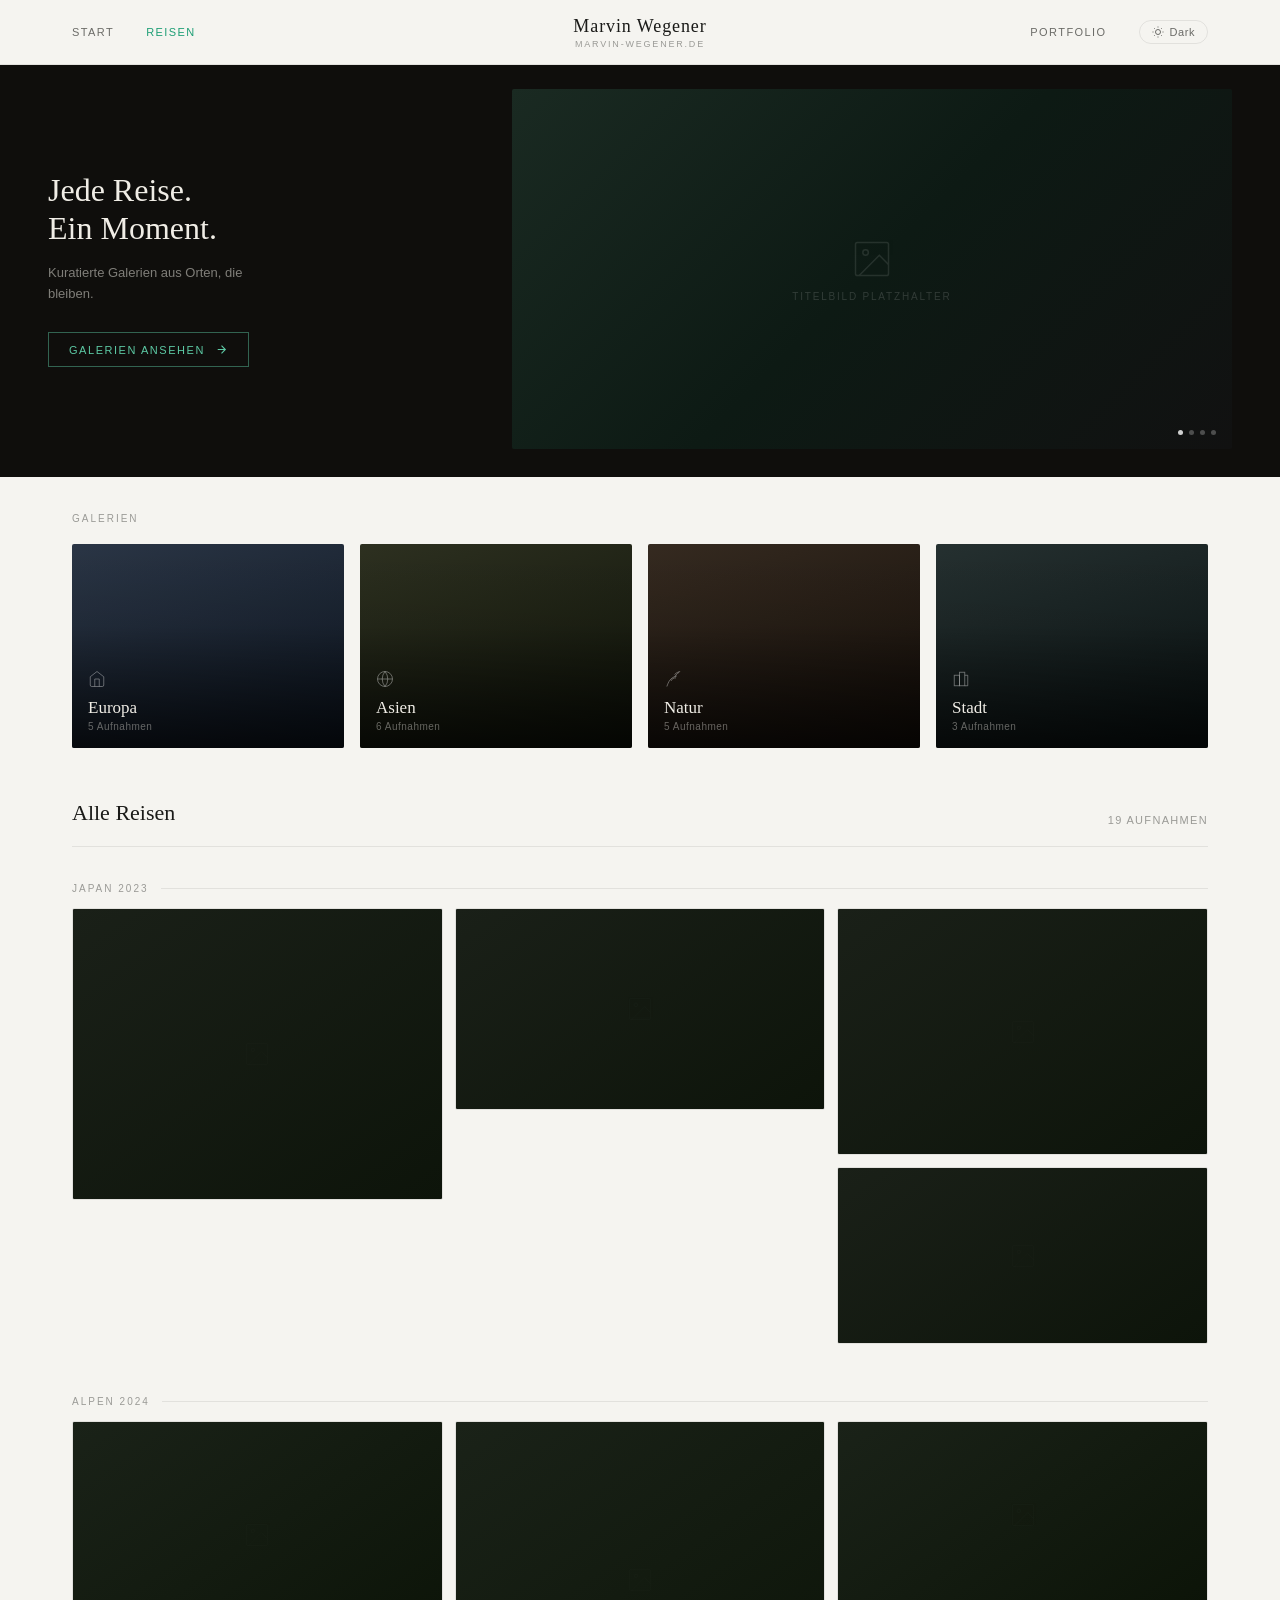
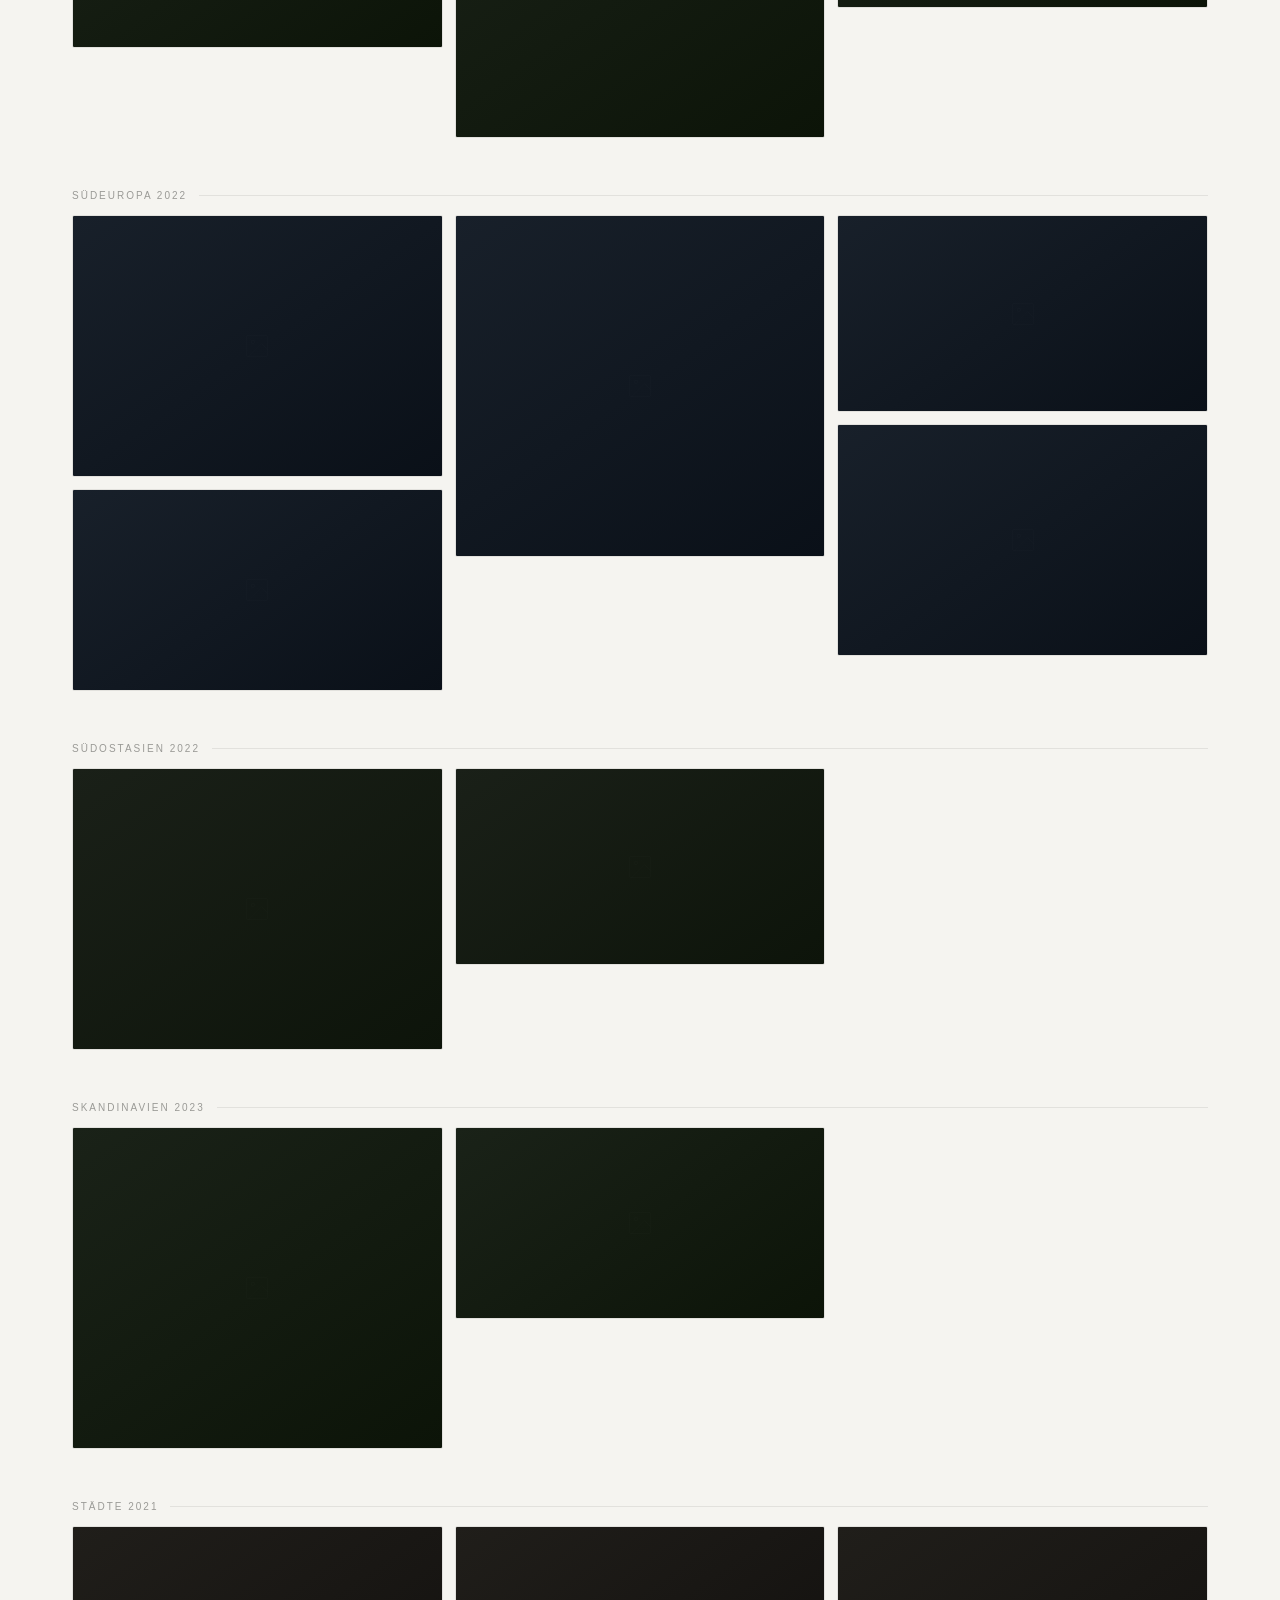
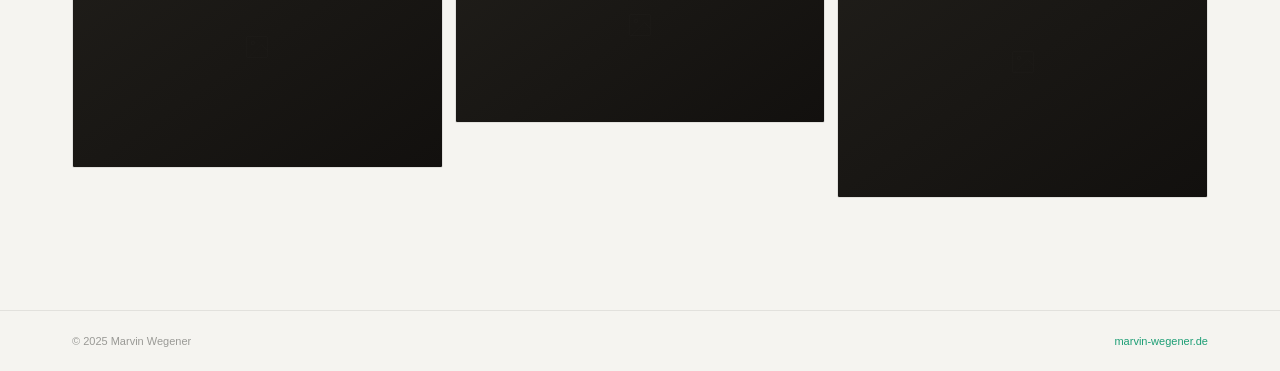
<file: files/reisen.html>
<!DOCTYPE html>
<html lang="de">
<head>
<meta charset="UTF-8">
<meta name="viewport" content="width=device-width, initial-scale=1.0">
<title>Reisen — Marvin Wegener</title>
<style>
  :root {
    --bg:#f5f4f0;--surface:#fff;--text:#1a1a18;--text-sec:#6b6b67;
    --text-muted:#9a9a96;--border:rgba(0,0,0,0.08);--teal:#1D9E75;
    --serif:Georgia,'Times New Roman',serif;
    --sans:-apple-system,BlinkMacSystemFont,'Segoe UI',sans-serif;--t:0.3s ease;
  }
  body.dark{
    --bg:#141412;--surface:#1e1e1c;--text:#e8e7e3;--text-sec:#9a9a96;
    --text-muted:#5f5e5a;--border:rgba(255,255,255,0.08);--teal:#5DCAA5;
  }
  *{box-sizing:border-box;margin:0;padding:0;}
  body{background:var(--bg);color:var(--text);font-family:var(--sans);transition:background var(--t),color var(--t);}

  /* ── HEADER ── */
  header{border-bottom:0.5px solid var(--border);background:var(--bg);position:sticky;top:0;z-index:100;transition:background var(--t);}
  .header-inner{display:grid;grid-template-columns:1fr auto 1fr;align-items:center;padding:0 2rem;height:64px;max-width:1200px;margin:0 auto;}
  nav.nav-left{display:flex;gap:2rem;}
  nav.nav-right{display:flex;gap:2rem;justify-content:flex-end;align-items:center;}
  nav a{font-size:11px;letter-spacing:0.13em;text-transform:uppercase;color:var(--text-sec);text-decoration:none;font-weight:500;transition:color var(--t);}
  nav a:hover,nav a.active{color:var(--teal);}
  .logo{text-align:center;}
  .logo h1{font-family:var(--serif);font-size:18px;font-weight:400;letter-spacing:0.05em;color:var(--text);}
  .logo p{font-size:9px;letter-spacing:0.2em;text-transform:uppercase;color:var(--text-muted);margin-top:2px;}
  .toggle-btn{background:none;border:0.5px solid var(--border);border-radius:20px;padding:5px 12px;cursor:pointer;color:var(--text-sec);font-size:11px;font-family:var(--sans);letter-spacing:0.05em;display:flex;align-items:center;gap:6px;transition:all var(--t);}
  .toggle-btn:hover{border-color:var(--teal);color:var(--teal);}

  /* ── HERO ── */
  .hero-wrap{
    background:#0f0e0c;
    padding: 24px 48px 28px;
  }
  .hero{
    display:grid;grid-template-columns:1fr 1.7fr;
    gap: 40px;
    align-items:center;
    max-width:1200px;
    margin: 0 auto;
  }
  .hero-text h2{
    font-family:var(--serif);font-size:32px;font-weight:400;
    line-height:1.2;color:#f0ede6;margin-bottom:14px;
  }
  .hero-text p{
    font-size:13px;color:rgba(240,237,230,0.5);
    line-height:1.65;margin-bottom:28px;max-width:200px;
  }
  .hero-cta{
    display:inline-flex;align-items:center;gap:10px;
    border:0.5px solid rgba(93,202,165,0.45);
    color:#5DCAA5;padding:10px 20px;
    font-size:11px;letter-spacing:0.14em;text-transform:uppercase;
    font-family:var(--sans);font-weight:500;cursor:pointer;background:none;
    transition:all 0.25s ease;width:fit-content;text-decoration:none;
  }
  .hero-cta:hover{background:rgba(93,202,165,0.07);border-color:#5DCAA5;}
  .hero-cta svg{transition:transform 0.2s ease;}
  .hero-cta:hover svg{transform:translateX(3px);}

  .hero-img{
    position:relative;
    border-radius:2px;
    overflow:hidden;
  }
  .hero-img-ph{
    width:100%;
    aspect-ratio:16/8;
    background:linear-gradient(135deg,#1a2a22 0%,#0d1a14 50%,#111 100%);
    display:flex;align-items:center;justify-content:center;
    flex-direction:column;gap:10px;
  }
  .hero-img-ph svg{opacity:0.1;}
  .hero-img-ph span{font-size:10px;letter-spacing:0.18em;text-transform:uppercase;color:rgba(255,255,255,0.15);}
  .hero-dots{position:absolute;bottom:14px;right:16px;display:flex;gap:6px;}
  .hero-dot{width:5px;height:5px;border-radius:50%;background:rgba(255,255,255,0.25);cursor:pointer;transition:background 0.2s;}
  .hero-dot.active{background:rgba(255,255,255,0.8);}

  /* ── KATEGORIE-KACHELN ── */
  .cat-section{
    max-width:1200px;margin:0 auto;
    padding: 36px 2rem 0;
  }
  .cat-label-row{
    font-size:10px;letter-spacing:0.2em;text-transform:uppercase;
    color:var(--text-muted);margin-bottom:20px;
  }
  .categories{
    display:grid;
    grid-template-columns:repeat(4,1fr);
    gap:16px;
  }
  @media(max-width:800px){.categories{grid-template-columns:repeat(2,1fr);}}

  .cat-card{
    position:relative;overflow:hidden;cursor:pointer;
    border-radius:2px;
    aspect-ratio:4/3;
    background:#111;
    transition:transform 0.35s ease;
  }
  .cat-card:hover{transform:translateY(-2px);}

  .cat-bg{width:100%;height:100%;transition:transform 0.5s ease;}
  .cat-card:hover .cat-bg{transform:scale(1.05);}

  .cat-card:nth-child(1) .cat-bg{background:linear-gradient(160deg,#2a3545,#0d1520);}
  .cat-card:nth-child(2) .cat-bg{background:linear-gradient(160deg,#2d3020,#0e1208);}
  .cat-card:nth-child(3) .cat-bg{background:linear-gradient(160deg,#352a20,#130d08);}
  .cat-card:nth-child(4) .cat-bg{background:linear-gradient(160deg,#253030,#0a1212);}

  .cat-overlay{
    position:absolute;inset:0;
    background:linear-gradient(to top,rgba(0,0,0,0.7) 0%,rgba(0,0,0,0.05) 60%,transparent 100%);
  }
  .cat-content{
    position:absolute;bottom:0;left:0;right:0;
    padding:16px;
  }
  .cat-icon{margin-bottom:6px;opacity:0.6;}
  .cat-name{font-family:var(--serif);font-size:17px;font-weight:400;color:#f0ede6;margin-bottom:3px;}
  .cat-count{font-size:10px;color:rgba(240,237,230,0.4);letter-spacing:0.05em;}

  /* ── GALERIE ── */
  .gallery-section{max-width:1200px;margin:0 auto;padding:52px 2rem 60px;}
  .section-header{
    display:flex;justify-content:space-between;align-items:flex-end;
    border-bottom:0.5px solid var(--border);
    padding-bottom:20px;margin-bottom:36px;
  }
  .section-header h3{font-family:var(--serif);font-size:22px;font-weight:400;}
  .section-header span{font-size:11px;letter-spacing:0.12em;text-transform:uppercase;color:var(--text-muted);}

  .trip-group{margin-bottom:52px;}
  .trip-label{font-size:10px;letter-spacing:0.2em;text-transform:uppercase;color:var(--text-muted);margin-bottom:14px;display:flex;align-items:center;gap:12px;}
  .trip-label::after{content:'';flex:1;height:0.5px;background:var(--border);}

  .masonry{columns:3;column-gap:12px;}
  @media(max-width:800px){.masonry{columns:2;}}
  @media(max-width:480px){.masonry{columns:1;}}

  .photo-item{break-inside:avoid;margin-bottom:12px;position:relative;overflow:hidden;cursor:pointer;border-radius:2px;border:0.5px solid var(--border);transition:border-color var(--t);}
  .photo-item:hover{border-color:transparent;}
  .ph{width:100%;display:flex;align-items:center;justify-content:center;transition:background var(--t);}
  .ph svg{opacity:0.1;}
  .ph.c-asien  {background:linear-gradient(145deg,#1a2018,#0d140a);}
  .ph.c-europa {background:linear-gradient(145deg,#18202a,#0a1018);}
  .ph.c-natur  {background:linear-gradient(145deg,#1a2218,#0c1408);}
  .ph.c-stadt  {background:linear-gradient(145deg,#201e1a,#12100e);}

  .overlay{position:absolute;inset:0;background:linear-gradient(160deg,transparent 45%,rgba(0,0,0,0.55));opacity:0;transition:opacity 0.25s ease;display:flex;align-items:flex-end;padding:14px;}
  .photo-item:hover .overlay{opacity:1;}
  .ov-inner{display:flex;justify-content:space-between;align-items:flex-end;width:100%;}
  .ov-loc{font-size:11px;letter-spacing:0.07em;text-transform:uppercase;color:rgba(255,255,255,0.93);font-weight:500;}
  .ov-yr{font-size:11px;color:rgba(255,255,255,0.45);}

  /* ── FOOTER ── */
  .footer-wrap{border-top:0.5px solid var(--border);}
  footer{padding:24px 2rem;display:flex;justify-content:space-between;max-width:1200px;margin:0 auto;font-size:11px;color:var(--text-muted);}
</style>
</head>
<body>

<header>
  <div class="header-inner">
    <nav class="nav-left">
      <a href="index.html">Start</a>
      <a href="reisen.html" class="active">Reisen</a>
    </nav>
    <div class="logo">
      <h1>Marvin Wegener</h1>
      <p>marvin-wegener.de</p>
    </div>
    <nav class="nav-right">
      <a href="portfolio.html">Portfolio</a>
      <button class="toggle-btn" onclick="toggleDark()">
        <svg width="12" height="12" viewBox="0 0 24 24" fill="none" stroke="currentColor" stroke-width="2"><circle cx="12" cy="12" r="5"/><path d="M12 1v2M12 21v2M4.22 4.22l1.42 1.42M18.36 18.36l1.42 1.42M1 12h2M21 12h2M4.22 19.78l1.42-1.42M18.36 5.64l1.42-1.42"/></svg>
        <span id="lbl">Dark</span>
      </button>
    </nav>
  </div>
</header>

<!-- HERO -->
<div class="hero-wrap">
  <div class="hero">
    <div class="hero-text">
      <h2>Jede Reise.<br>Ein Moment.</h2>
      <p>Kuratierte Galerien aus Orten, die bleiben.</p>
      <a href="#galerien" class="hero-cta">
        Galerien ansehen
        <svg width="13" height="13" viewBox="0 0 24 24" fill="none" stroke="currentColor" stroke-width="2"><path d="M5 12h14M12 5l7 7-7 7"/></svg>
      </a>
    </div>
    <div class="hero-img">
      <div class="hero-img-ph">
        <svg width="44" height="44" viewBox="0 0 24 24" fill="none" stroke="white" stroke-width="0.8"><rect x="3" y="3" width="18" height="18" rx="1"/><circle cx="8.5" cy="8.5" r="1.5"/><path d="M21 15l-5-5L5 21"/></svg>
        <span>Titelbild Platzhalter</span>
      </div>
      <div class="hero-dots">
        <div class="hero-dot active"></div>
        <div class="hero-dot"></div>
        <div class="hero-dot"></div>
        <div class="hero-dot"></div>
      </div>
    </div>
  </div>
</div>

<!-- KATEGORIE-KACHELN -->
<div class="cat-section" id="galerien">
  <div class="cat-label-row">Galerien</div>
  <div class="categories">
    <div class="cat-card" onclick="filterGallery('europa')">
      <div class="cat-bg"></div>
      <div class="cat-overlay"></div>
      <div class="cat-content">
        <div class="cat-icon">
          <svg width="18" height="18" viewBox="0 0 24 24" fill="none" stroke="rgba(255,255,255,0.65)" stroke-width="1.2"><path d="M3 9l9-7 9 7v11a2 2 0 01-2 2H5a2 2 0 01-2-2z"/><polyline points="9 22 9 12 15 12 15 22"/></svg>
        </div>
        <div class="cat-name">Europa</div>
        <div class="cat-count" id="cnt-europa"></div>
      </div>
    </div>
    <div class="cat-card" onclick="filterGallery('asien')">
      <div class="cat-bg"></div>
      <div class="cat-overlay"></div>
      <div class="cat-content">
        <div class="cat-icon">
          <svg width="18" height="18" viewBox="0 0 24 24" fill="none" stroke="rgba(255,255,255,0.65)" stroke-width="1.2"><circle cx="12" cy="12" r="10"/><path d="M2 12h20M12 2a15.3 15.3 0 010 20M12 2a15.3 15.3 0 000 20"/></svg>
        </div>
        <div class="cat-name">Asien</div>
        <div class="cat-count" id="cnt-asien"></div>
      </div>
    </div>
    <div class="cat-card" onclick="filterGallery('natur')">
      <div class="cat-bg"></div>
      <div class="cat-overlay"></div>
      <div class="cat-content">
        <div class="cat-icon">
          <svg width="18" height="18" viewBox="0 0 24 24" fill="none" stroke="rgba(255,255,255,0.65)" stroke-width="1.2"><path d="M17 8C8 10 5.9 16.17 3.82 22"/><path d="M9.5 14.5c.5-2.5 4-4.5 6.5-4"/><path d="M14.5 9C16 5 20 4 21 2c0 0-4 1-7 4"/></svg>
        </div>
        <div class="cat-name">Natur</div>
        <div class="cat-count" id="cnt-natur"></div>
      </div>
    </div>
    <div class="cat-card" onclick="filterGallery('stadt')">
      <div class="cat-bg"></div>
      <div class="cat-overlay"></div>
      <div class="cat-content">
        <div class="cat-icon">
          <svg width="18" height="18" viewBox="0 0 24 24" fill="none" stroke="rgba(255,255,255,0.65)" stroke-width="1.2"><rect x="3" y="7" width="7" height="14"/><rect x="10" y="3" width="7" height="18"/><path d="M17 7h4v14h-4"/></svg>
        </div>
        <div class="cat-name">Stadt</div>
        <div class="cat-count" id="cnt-stadt"></div>
      </div>
    </div>
  </div>
</div>

<!-- GALERIE -->
<div class="gallery-section">
  <div class="section-header">
    <h3 id="gallery-title">Alle Reisen</h3>
    <span id="count"></span>
  </div>
  <div id="gallery"></div>
</div>

<div class="footer-wrap">
  <footer>
    <span>© 2025 Marvin Wegener</span>
    <span style="color:var(--teal)">marvin-wegener.de</span>
  </footer>
</div>

<script>
const trips = [
  { id:'japan-2023',      label:'Japan 2023',        tag:'asien',  photos:[
    {loc:'Kyoto',year:'2023',h:290},{loc:'Tokyo',year:'2023',h:200},
    {loc:'Osaka',year:'2023',h:245},{loc:'Nara',year:'2023',h:175}]},
  { id:'alpen-2024',      label:'Alpen 2024',         tag:'natur',  photos:[
    {loc:'Dolomiten',year:'2024',h:225},{loc:'Tirol',year:'2024',h:315},
    {loc:'Schwarzwald',year:'2024',h:185}]},
  { id:'suedeuropa-2022', label:'Südeuropa 2022',     tag:'europa', photos:[
    {loc:'Lissabon',year:'2022',h:260},{loc:'Santorini',year:'2022',h:200},
    {loc:'Barcelona',year:'2022',h:340},{loc:'Sevilla',year:'2022',h:195},
    {loc:'Mallorca',year:'2022',h:230}]},
  { id:'asien-2022',      label:'Südostasien 2022',   tag:'asien',  photos:[
    {loc:'Bali',year:'2022',h:280},{loc:'Singapur',year:'2022',h:195}]},
  { id:'skandinavien-2023',label:'Skandinavien 2023', tag:'natur',  photos:[
    {loc:'Norwegen',year:'2023',h:320},{loc:'Bergen',year:'2023',h:190}]},
  { id:'staedte-2021',    label:'Städte 2021',        tag:'stadt',  photos:[
    {loc:'Paris',year:'2021',h:240},{loc:'Amsterdam',year:'2021',h:195},
    {loc:'München',year:'2021',h:270}]},
];

const icon=`<svg width="28" height="28" viewBox="0 0 24 24" fill="none" stroke="rgba(255,255,255,0.12)" stroke-width="0.8"><rect x="3" y="3" width="18" height="18" rx="1"/><circle cx="8.5" cy="8.5" r="1.5"/><path d="M21 15l-5-5L5 21"/></svg>`;

let activeFilter='alle';

function updateCounts(){
  ['europa','asien','natur','stadt'].forEach(tag=>{
    const n=trips.filter(t=>t.tag===tag).reduce((s,t)=>s+t.photos.length,0);
    document.getElementById('cnt-'+tag).textContent=n+' Aufnahmen';
  });
}

function filterGallery(tag){
  activeFilter=tag;
  const titles={alle:'Alle Reisen',europa:'Europa',asien:'Asien',natur:'Natur',stadt:'Stadt'};
  document.getElementById('gallery-title').textContent=titles[tag];
  renderGallery();
  document.querySelector('.gallery-section').scrollIntoView({behavior:'smooth',block:'start'});
}

function renderGallery(){
  const visible=activeFilter==='alle'?trips:trips.filter(t=>t.tag===activeFilter);
  const total=visible.reduce((s,t)=>s+t.photos.length,0);
  document.getElementById('count').textContent=total+' Aufnahmen';
  document.getElementById('gallery').innerHTML=visible.map(trip=>`
    <div class="trip-group">
      <div class="trip-label">${trip.label}</div>
      <div class="masonry">
        ${trip.photos.map(p=>`
          <div class="photo-item">
            <div class="ph c-${trip.tag}" style="height:${p.h}px">${icon}</div>
            <div class="overlay">
              <div class="ov-inner">
                <span class="ov-loc">${p.loc}</span>
                <span class="ov-yr">${p.year}</span>
              </div>
            </div>
          </div>`).join('')}
      </div>
    </div>`).join('');
}

let dark=localStorage.getItem('mw-dark')==='1';
function applyDark(){
  document.body.classList.toggle('dark',dark);
  document.getElementById('lbl').textContent=dark?'Hell':'Dark';
}
function toggleDark(){
  dark=!dark;
  localStorage.setItem('mw-dark',dark?'1':'0');
  applyDark();
}

applyDark();
updateCounts();
renderGallery();
</script>
</body>
</html>
</file>
<file: css/style.css>
/* ── CSS VARIABLEN ── */
:root {
  --bg: #f5f4f0;
  --surface: #fff;
  --text: #1a1a18;
  --text-sec: #6b6b67;
  --text-muted: #9a9a96;
  --border: rgba(0, 0, 0, 0.08);
  --teal: #1D9E75;
  --teal-dark: #0F6E56;
  --serif: Georgia, 'Times New Roman', serif;
  --sans: -apple-system, BlinkMacSystemFont, 'Segoe UI', sans-serif;
  --t: 0.3s ease;
}

body.dark {
  --bg: #141412;
  --surface: #1e1e1c;
  --text: #e8e7e3;
  --text-sec: #9a9a96;
  --text-muted: #5f5e5a;
  --border: rgba(255, 255, 255, 0.08);
  --teal: #5DCAA5;
  --teal-dark: #9FE1CB;
}

/* ── RESET ── */
*, *::before, *::after { box-sizing: border-box; margin: 0; padding: 0; }

body {
  background: var(--bg);
  color: var(--text);
  font-family: var(--sans);
  transition: background var(--t), color var(--t);
}

/* ── HEADER ── */
/* Sticky auf dem Wrapper, nicht dem inneren <header> — sonst bricht der Containing Block */
#site-header {
  position: sticky;
  top: 0;
  z-index: 100;
}

#site-header header {
  border-bottom: 0.5px solid var(--border);
  background: var(--bg);
  transition: background var(--t);
}

.header-inner {
  display: grid;
  grid-template-columns: 1fr auto 1fr;
  align-items: center;
  padding: 0 2rem;
  height: 64px;
  max-width: 1200px;
  margin: 0 auto;
}

/* Navigation von der Mitte aus — beide Seiten zeigen zum Logo hin */
nav.nav-left  { display: flex; gap: 2rem; justify-content: flex-end; }
nav.nav-right { display: flex; gap: 2rem; justify-content: flex-start; align-items: center; }

nav a {
  font-size: 11px;
  letter-spacing: 0.13em;
  text-transform: uppercase;
  color: var(--text-sec);
  text-decoration: none;
  font-weight: 500;
  transition: color var(--t);
}
nav a:hover, nav a.active { color: var(--teal); }

.logo { text-align: center; padding: 0 2rem; }
.logo h1 {
  font-family: var(--serif);
  font-size: 18px;
  font-weight: 400;
  letter-spacing: 0.05em;
  color: var(--text);
}
.logo p {
  font-size: 9px;
  letter-spacing: 0.2em;
  text-transform: uppercase;
  color: var(--text-muted);
  margin-top: 2px;
}

.toggle-btn {
  background: none;
  border: 0.5px solid var(--border);
  border-radius: 20px;
  padding: 5px 12px;
  cursor: pointer;
  color: var(--text-sec);
  font-size: 11px;
  font-family: var(--sans);
  letter-spacing: 0.05em;
  display: flex;
  align-items: center;
  gap: 6px;
  transition: all var(--t);
}
.toggle-btn:hover { border-color: var(--teal); color: var(--teal); }

/* ── BUTTONS (geteilt) ── */
.btn-primary {
  background: var(--teal);
  color: #fff;
  border: none;
  padding: 10px 22px;
  border-radius: 2px;
  font-size: 11px;
  letter-spacing: 0.1em;
  text-transform: uppercase;
  cursor: pointer;
  font-family: var(--sans);
  font-weight: 500;
  text-decoration: none;
  display: inline-flex;
  align-items: center;
  gap: 8px;
  transition: opacity 0.2s;
}
.btn-primary:hover { opacity: 0.85; }

.btn-secondary {
  background: transparent;
  color: var(--text-sec);
  border: 0.5px solid var(--border);
  padding: 10px 22px;
  border-radius: 2px;
  font-size: 11px;
  letter-spacing: 0.1em;
  text-transform: uppercase;
  cursor: pointer;
  font-family: var(--sans);
  font-weight: 500;
  text-decoration: none;
  display: inline-flex;
  align-items: center;
  gap: 8px;
  transition: all 0.2s;
}
.btn-secondary:hover { border-color: var(--teal); color: var(--teal); }

/* ── FOOTER ── */
.footer-wrap { border-top: 0.5px solid var(--border); }
footer {
  padding: 24px 2rem;
  display: flex;
  justify-content: space-between;
  max-width: 1200px;
  margin: 0 auto;
  font-size: 11px;
  color: var(--text-muted);
}

/* ── PIN MODAL (geteilt — portfolio & momente) ── */
.pin-overlay {
  position: fixed; inset: 0;
  background: rgba(0,0,0,0.6);
  backdrop-filter: blur(4px);
  z-index: 200;
  display: flex; align-items: center; justify-content: center;
  opacity: 0; pointer-events: none;
  transition: opacity 0.2s ease;
}
.pin-overlay.visible { opacity: 1; pointer-events: all; }
.pin-modal {
  background: var(--surface);
  border: 0.5px solid var(--border);
  padding: 36px 40px;
  min-width: 300px;
  text-align: center;
}
.pin-modal h3 { font-family: var(--serif); font-size: 20px; font-weight: 400; margin-bottom: 8px; }
.pin-modal p  { font-size: 12px; color: var(--text-muted); margin-bottom: 28px; line-height: 1.5; }
.pin-dots { display: flex; justify-content: center; gap: 12px; margin-bottom: 24px; }
.pin-dot  {
  width: 12px; height: 12px; border-radius: 50%;
  border: 0.5px solid var(--border); background: transparent;
  transition: background 0.15s, border-color 0.15s;
}
.pin-dot.filled { background: var(--teal); border-color: var(--teal); }
.pin-dot.error  { background: #c0524a;     border-color: #c0524a;     }
.pin-pad {
  display: grid; grid-template-columns: repeat(3,1fr);
  gap: 8px; margin-bottom: 16px;
}
.pin-key {
  background: none; border: 0.5px solid var(--border);
  padding: 14px; font-size: 16px; font-family: var(--serif);
  color: var(--text); cursor: pointer; transition: all 0.15s; border-radius: 2px;
}
.pin-key:hover  { border-color: var(--teal); color: var(--teal); }
.pin-key:active { background: var(--teal); color: #fff; border-color: var(--teal); }
.pin-cancel {
  font-size: 11px; letter-spacing: 0.1em; text-transform: uppercase;
  color: var(--text-muted); background: none; border: none;
  cursor: pointer; font-family: var(--sans); padding: 8px; transition: color 0.15s;
}
.pin-cancel:hover { color: var(--text); }
.pin-error-msg { font-size: 11px; color: #c0524a; height: 16px; margin-bottom: 4px; letter-spacing: 0.05em; }

/* ── SECTION LABEL (geteilt) ── */
.section-label {
  font-size: 10px;
  letter-spacing: 0.2em;
  text-transform: uppercase;
  color: var(--text-muted);
  margin-bottom: 20px;
  display: flex;
  align-items: center;
  gap: 12px;
}
.section-label::after {
  content: '';
  flex: 1;
  height: 0.5px;
  background: var(--border);
}
</file>
